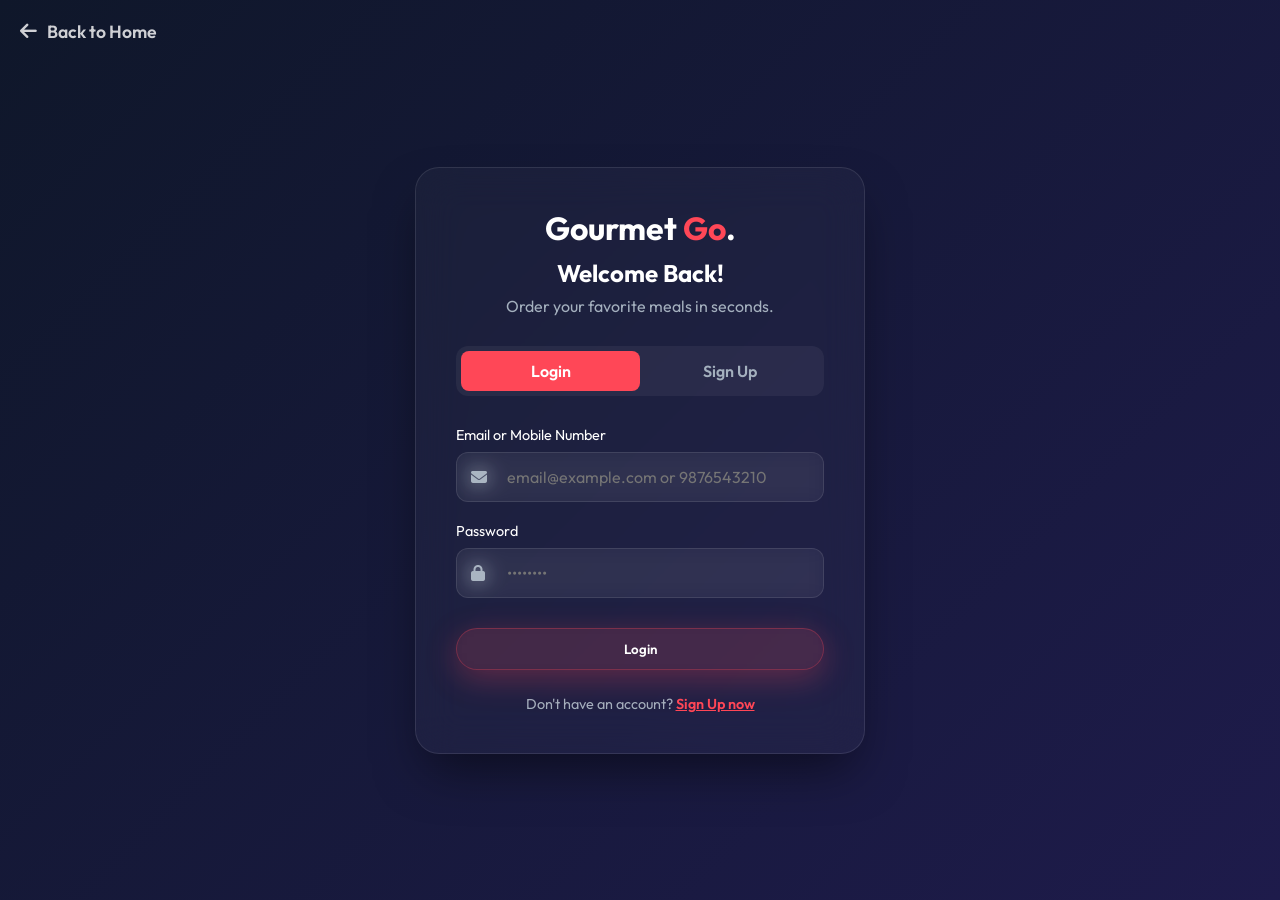
<file: auth.html>
<!DOCTYPE html>
<html lang="en">

<head>
    <meta charset="UTF-8">
    <meta name="viewport" content="width=device-width, initial-scale=1.0">
    <title>Login | Gourmet Go</title>
    <link rel="preconnect" href="https://fonts.googleapis.com">
    <link rel="preconnect" href="https://fonts.gstatic.com" crossorigin>
    <link href="https://fonts.googleapis.com/css2?family=Outfit:wght@300;400;600;700&display=swap" rel="stylesheet">
    <link rel="stylesheet" href="styles.css">
    <link rel="stylesheet" href="https://cdnjs.cloudflare.com/ajax/libs/font-awesome/6.4.0/css/all.min.css">
    <style>
        .auth-container {
            min-height: 100vh;
            display: flex;
            align-items: center;
            justify-content: center;
            background: linear-gradient(135deg, #0f172a 0%, #1e1b4b 100%);
            padding: 40px 20px;
            position: relative;
        }

        .back-btn {
            position: absolute;
            top: 20px;
            left: 20px;
            color: white;
            text-decoration: none;
            display: flex;
            align-items: center;
            gap: 10px;
            font-weight: 600;
            font-size: 1.1rem;
            opacity: 0.8;
            transition: var(--transition);
        }

        .back-btn i {
            font-size: 1.2rem;
        }

        .back-btn:hover {
            opacity: 1;
            transform: translateX(-5px);
            color: var(--primary);
        }

        .auth-card {
            width: 100%;
            max-width: 450px;
            background: rgba(255, 255, 255, 0.03);
            backdrop-filter: blur(20px);
            -webkit-backdrop-filter: blur(20px);
            border: 1px solid rgba(255, 255, 255, 0.1);
            border-radius: 24px;
            padding: 40px;
            box-shadow: 0 25px 50px -12px rgba(0, 0, 0, 0.5);
            margin-top: 20px;
            /* Space for back button on mobile */
        }

        .auth-header {
            text-align: center;
            margin-bottom: 30px;
        }

        .auth-header .logo {
            font-size: 2rem;
            margin-bottom: 10px;
            display: inline-block;
        }

        .auth-tabs {
            display: flex;
            background: rgba(255, 255, 255, 0.05);
            border-radius: 12px;
            padding: 5px;
            margin-bottom: 30px;
        }

        .auth-tab {
            flex: 1;
            padding: 10px;
            text-align: center;
            cursor: pointer;
            border-radius: 8px;
            transition: var(--transition);
            color: var(--text-gray);
            font-weight: 600;
        }

        .auth-tab.active {
            background: var(--primary);
            color: white;
        }

        .form-group {
            margin-bottom: 20px;
        }

        .form-label {
            display: block;
            margin-bottom: 8px;
            color: var(--text-white);
            font-size: 0.9rem;
        }

        .input-group {
            position: relative;
        }

        .input-group i {
            position: absolute;
            left: 15px;
            top: 50%;
            transform: translateY(-50%);
            color: var(--text-gray);
        }

        .input-group .form-input {
            width: 100%;
            padding: 14px 15px 14px 50px;
            /* Increased left padding to 50px to prevent overlap */
            background: rgba(255, 255, 255, 0.05);
            border: 1px solid rgba(255, 255, 255, 0.1);
            border-radius: 12px;
            color: white;
            font-size: 1rem;
            transition: var(--transition);
            box-sizing: border-box;
            /* Crucial for width/padding */
        }

        .form-input:focus {
            outline: none;
            border-color: var(--primary);
            background: rgba(255, 255, 255, 0.08);
            box-shadow: 0 0 10px rgba(255, 71, 87, 0.2);
        }

        .auth-btn {
            width: 100%;
            margin-top: 10px;
        }

        .auth-footer {
            margin-top: 25px;
            text-align: center;
            color: var(--text-gray);
            font-size: 0.9rem;
        }

        .auth-footer a {
            color: var(--primary);
            font-weight: 600;
        }

        #signup-fields {
            display: none;
        }

        .error-msg {
            background: rgba(255, 71, 87, 0.1);
            border: 1px solid var(--primary);
            color: var(--primary);
            padding: 10px;
            border-radius: 8px;
            margin-bottom: 20px;
            font-size: 0.85rem;
            display: none;
        }
    </style>
</head>

<body>

    <div class="auth-container">
        <a href="index.html" class="back-btn">
            <i class="fa-solid fa-arrow-left"></i>
            Back to Home
        </a>
        <div class="auth-card">
            <div class="auth-header">
                <a href="index.html" class="logo">Gourmet<span class="highlight">&nbsp;Go</span>.</a>
                <h2 id="auth-title">Welcome Back!</h2>
                <p id="auth-subtitle" style="color: var(--text-gray); margin-top: 8px;">Order your favorite meals in
                    seconds.</p>
            </div>

            <div class="auth-tabs">
                <div class="auth-tab active" onclick="switchTab('login')">Login</div>
                <div class="auth-tab" onclick="switchTab('signup')">Sign Up</div>
            </div>

            <div id="error-box" class="error-msg"></div>

            <form id="auth-form">
                <div class="form-group" id="name-field" style="display: none;">
                    <label class="form-label">Full Name</label>
                    <div class="input-group">
                        <i class="fa-solid fa-user"></i>
                        <input type="text" id="user-name" class="form-input" placeholder="Enter your name">
                    </div>
                </div>

                <div class="form-group" id="mobile-field" style="display: none;">
                    <label class="form-label">Mobile Number</label>
                    <div class="input-group">
                        <i class="fa-solid fa-phone"></i>
                        <input type="tel" id="user-mobile" class="form-input" placeholder="9876543210" maxlength="10">
                    </div>
                </div>

                <div class="form-group">
                    <label class="form-label" id="id-label">Email or Mobile Number</label>
                    <div class="input-group">
                        <i class="fa-solid fa-envelope" id="id-icon"></i>
                        <input type="text" id="user-id" class="form-input" placeholder="email@example.com or 9876543210"
                            required>
                    </div>
                </div>

                <div class="form-group">
                    <label class="form-label">Password</label>
                    <div class="input-group">
                        <i class="fa-solid fa-lock"></i>
                        <input type="password" id="user-password" class="form-input" placeholder="••••••••" required>
                    </div>
                </div>

                <button type="submit" class="btn btn-primary auth-btn" id="submit-btn">Login</button>
            </form>

            <div class="auth-footer">
                <span id="footer-text">Don't have an account?</span>
                <a href="javascript:void(0)" id="footer-link" onclick="switchTab('signup')">Sign Up now</a>
            </div>
        </div>
    </div>

    <script src="auth.js"></script>
</body>

</html>
</file>
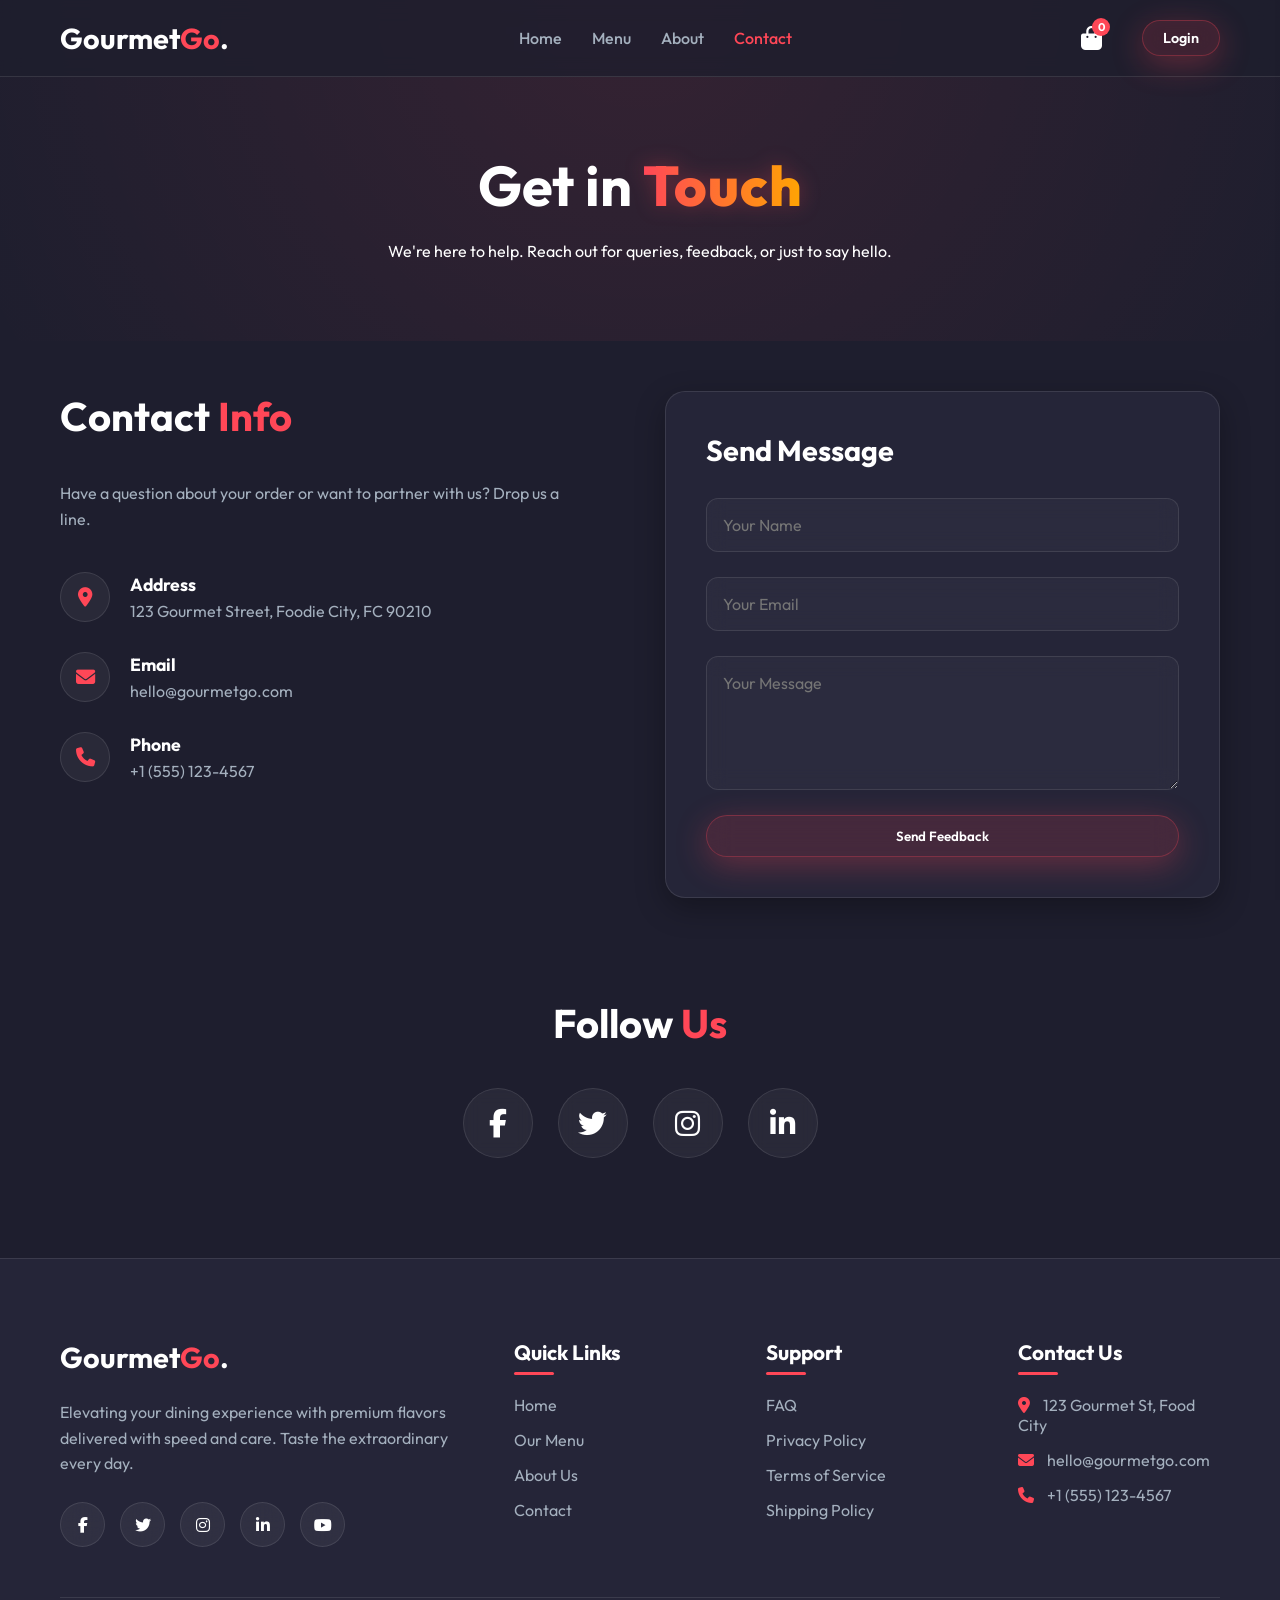
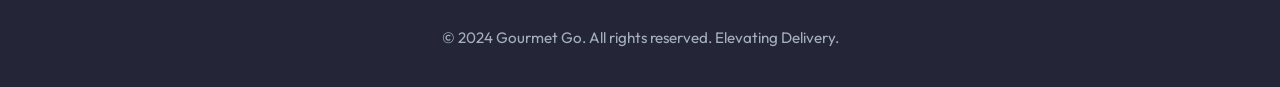
<file: contact.html>
<!DOCTYPE html>
<html lang="en">

<head>
    <meta charset="UTF-8">
    <meta name="viewport" content="width=device-width, initial-scale=1.0">
    <title>Contact Us | Gourmet Go</title>
    <link rel="preconnect" href="https://fonts.googleapis.com">
    <link rel="preconnect" href="https://fonts.gstatic.com" crossorigin>
    <link href="https://fonts.googleapis.com/css2?family=Outfit:wght@300;400;600;700&display=swap" rel="stylesheet">
    <link rel="stylesheet" href="styles.css">
    <link rel="stylesheet" href="footer.css">
    <link rel="stylesheet" href="https://cdnjs.cloudflare.com/ajax/libs/font-awesome/6.4.0/css/all.min.css">
</head>

<body>

    <!-- Navigation -->
    <nav class="navbar">
        <div class="container">
            <a href="index.html" class="logo">Gourmet<span class="highlight">Go</span>.</a>
            <div class="nav-links">
                <a href="index.html">Home</a>
                <a href="index.html#menu">Menu</a>
                <a href="about.html">About</a>
                <a href="contact.html" class="active">Contact</a>
            </div>
            <div class="nav-icons">
                <div class="cart-icon" onclick="toggleCart()">
                    <i class="fa-solid fa-bag-shopping"></i>
                    <span id="cart-count">0</span>
                </div>
            </div>
        </div>
    </nav>

    <!-- Contact Hero -->
    <header class="contact-hero">
        <div class="container">
            <div class="contact-hero-text">
                <h1>Get in <span class="gradient-text">Touch</span></h1>
                <p>We're here to help. Reach out for queries, feedback, or just to say hello.</p>
            </div>
        </div>
    </header>

    <!-- Contact Section -->
    <section class="contact-section">
        <div class="container">
            <div class="contact-grid">
                <!-- Info Column -->
                <div class="contact-info">
                    <h2 class="section-title" style="text-align: left;">Contact <span class="highlight">Info</span></h2>
                    <p class="info-text">Have a question about your order or want to partner with us? Drop us a line.
                    </p>

                    <div class="info-item">
                        <i class="fa-solid fa-location-dot"></i>
                        <div>
                            <h4>Address</h4>
                            <p>123 Gourmet Street, Foodie City, FC 90210</p>
                        </div>
                    </div>

                    <div class="info-item">
                        <i class="fa-solid fa-envelope"></i>
                        <div>
                            <h4>Email</h4>
                            <p>hello@gourmetgo.com</p>
                        </div>
                    </div>

                    <div class="info-item">
                        <i class="fa-solid fa-phone"></i>
                        <div>
                            <h4>Phone</h4>
                            <p>+1 (555) 123-4567</p>
                        </div>
                    </div>
                </div>

                <!-- Form Column -->
                <div class="contact-form-wrapper">
                    <form class="contact-form">
                        <h2 class="form-title">Send Message</h2>
                        <div class="form-group">
                            <input type="text" placeholder="Your Name" required>
                        </div>
                        <div class="form-group">
                            <input type="email" placeholder="Your Email" required>
                        </div>
                        <div class="form-group">
                            <textarea placeholder="Your Message" rows="5" required></textarea>
                        </div>
                        <button type="submit" class="btn btn-primary btn-block">Send Feedback</button>
                    </form>
                </div>
            </div>
        </div>
    </section>

    <!-- Social Media Section -->
    <section class="social-section">
        <div class="container">
            <h2 class="section-title">Follow <span class="highlight">Us</span></h2>
            <div class="social-icons">
                <a href="#" class="social-icon facebook"><i class="fa-brands fa-facebook-f"></i></a>
                <a href="#" class="social-icon twitter"><i class="fa-brands fa-twitter"></i></a>
                <a href="#" class="social-icon instagram"><i class="fa-brands fa-instagram"></i></a>
                <a href="#" class="social-icon linkedin"><i class="fa-brands fa-linkedin-in"></i></a>
            </div>
        </div>
    </section>

    <!-- Footer Section -->
    <footer class="footer">
        <div class="container">
            <div class="footer-grid">
                <div class="footer-about">
                    <a href="index.html" class="logo footer-logo">Gourmet<span class="highlight">Go</span>.</a>
                    <p>Elevating your dining experience with premium flavors delivered with speed and care. Taste the
                        extraordinary every day.</p>
                    <div class="footer-socials">
                        <a href="#"><i class="fa-brands fa-facebook-f"></i></a>
                        <a href="#"><i class="fa-brands fa-twitter"></i></a>
                        <a href="#"><i class="fa-brands fa-instagram"></i></a>
                        <a href="#"><i class="fa-brands fa-linkedin-in"></i></a>
                        <a href="#"><i class="fa-brands fa-youtube"></i></a>
                    </div>
                </div>
                <div class="footer-links">
                    <h3>Quick Links</h3>
                    <ul>
                        <li><a href="index.html">Home</a></li>
                        <li><a href="index.html#menu">Our Menu</a></li>
                        <li><a href="about.html">About Us</a></li>
                        <li><a href="contact.html">Contact</a></li>
                    </ul>
                </div>
                <div class="footer-links">
                    <h3>Support</h3>
                    <ul>
                        <li><a href="faq.html">FAQ</a></li>
                        <li><a href="privacy.html">Privacy Policy</a></li>
                        <li><a href="terms.html">Terms of Service</a></li>
                        <li><a href="shipping.html">Shipping Policy</a></li>
                    </ul>
                </div>
                <div class="footer-links">
                    <h3>Contact Us</h3>
                    <ul>
                        <li><a href="#"><i class="fa-solid fa-location-dot"
                                    style="margin-right: 10px; color: var(--primary);"></i> 123 Gourmet St, Food
                                City</a></li>
                        <li><a href="mailto:hello@gourmetgo.com"><i class="fa-solid fa-envelope"
                                    style="margin-right: 10px; color: var(--primary);"></i> hello@gourmetgo.com</a></li>
                        <li><a href="tel:+15551234567"><i class="fa-solid fa-phone"
                                    style="margin-right: 10px; color: var(--primary);"></i> +1 (555) 123-4567</a></li>
                    </ul>
                </div>
            </div>
            <div class="footer-bottom">
                <p>&copy; 2024 Gourmet Go. All rights reserved. Elevating Delivery.</p>
            </div>
        </div>
    </footer>

    <!-- Cart Sidebar -->
    <div id="cart-sidebar" class="cart-sidebar">
        <div class="cart-header">
            <h3>Your Cart</h3>
            <button class="close-cart" onclick="toggleCart()"><i class="fa-solid fa-xmark"></i></button>
        </div>
        <div id="cart-items" class="cart-items">
            <div class="empty-cart-msg">Your cart is empty.</div>
        </div>
        <div class="cart-footer">
            <div class="total">
                <span>Total:</span>
                <span id="cart-total">$0.00</span>
            </div>
            <button class="btn btn-primary btn-block" onclick="checkout()">Checkout</button>
        </div>
    </div>
    <div id="overlay" class="overlay" onclick="toggleCart()"></div>

    <script src="script.js"></script>
</body>

</html>
</file>
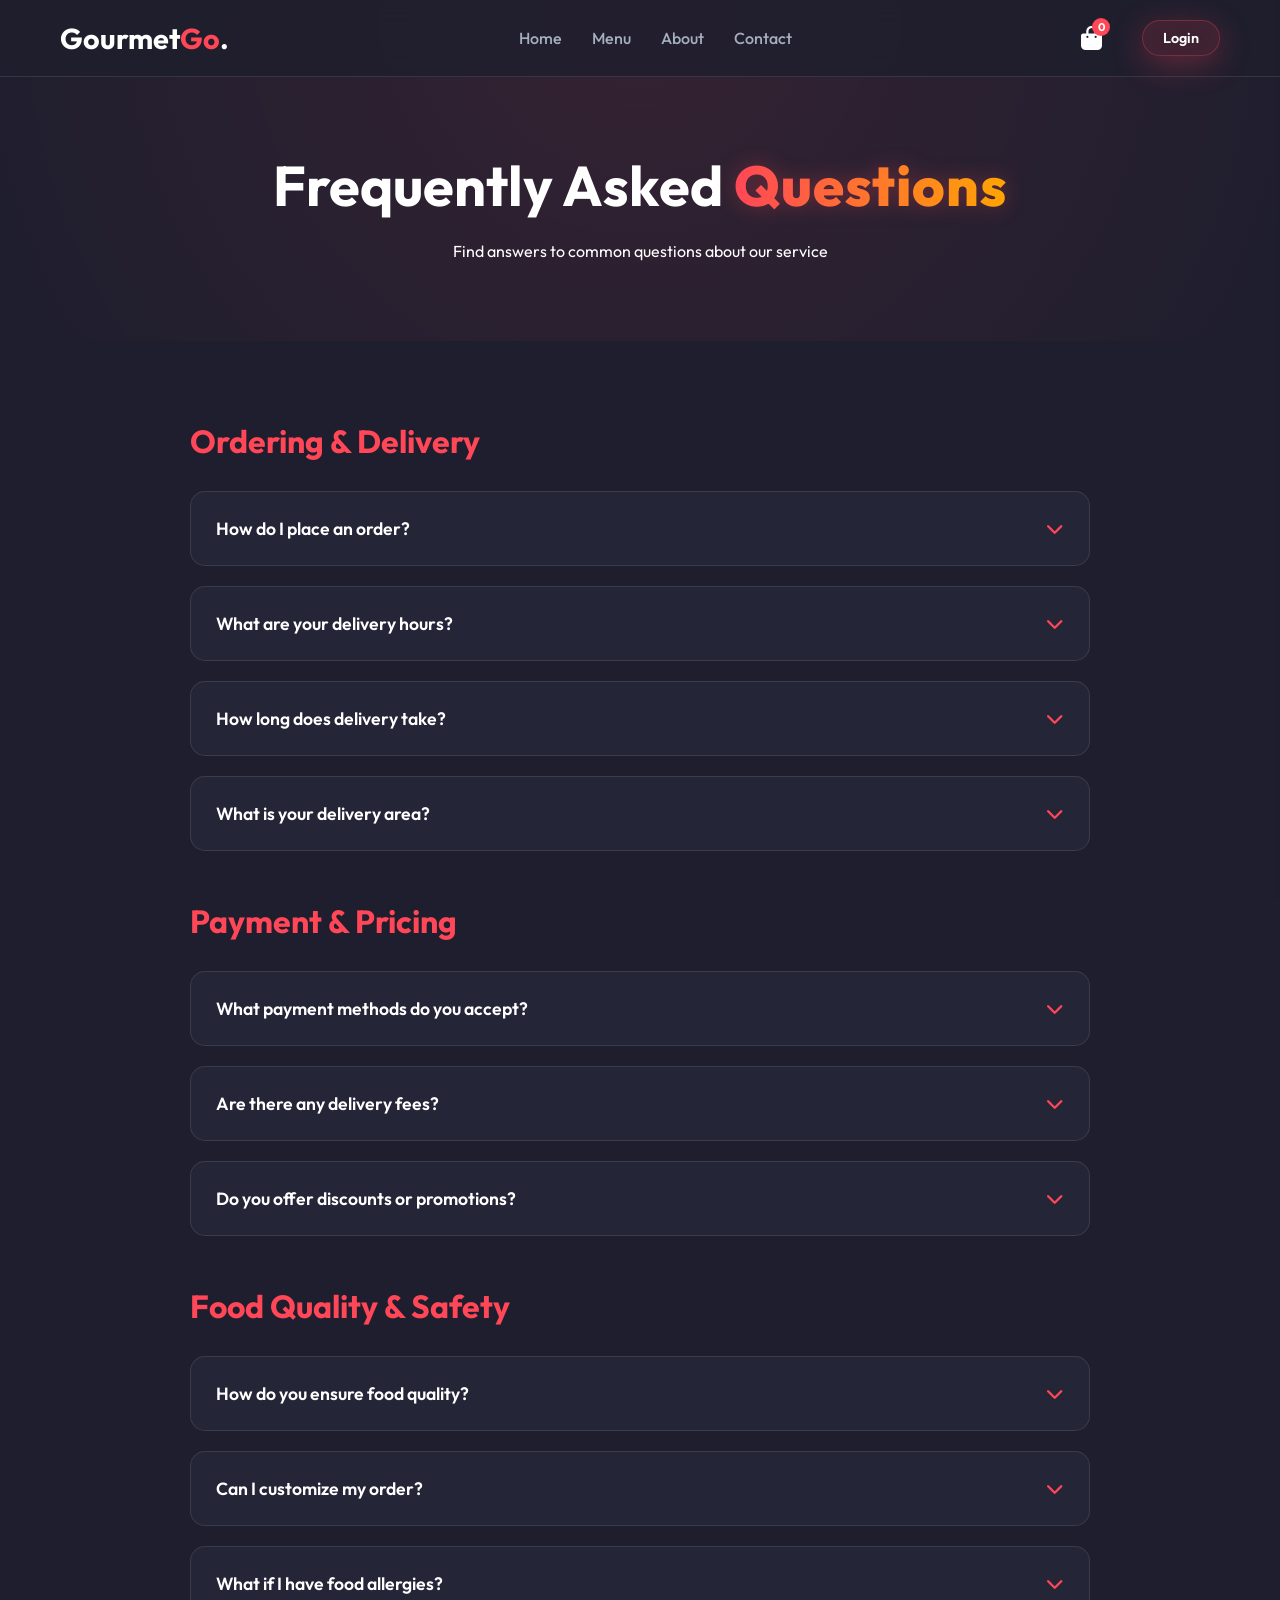
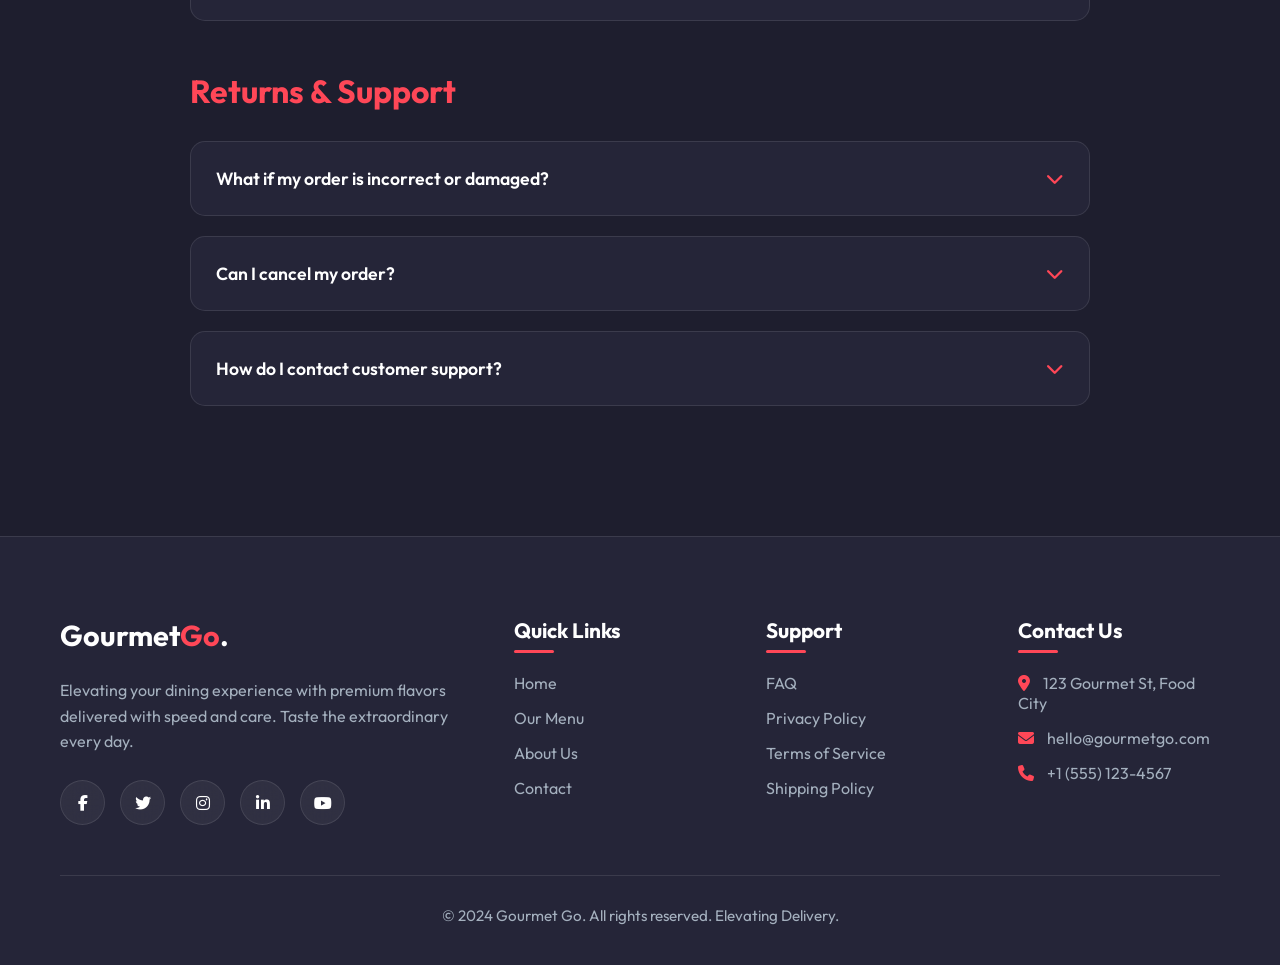
<file: faq.html>
<!DOCTYPE html>
<html lang="en">

<head>
    <meta charset="UTF-8">
    <meta name="viewport" content="width=device-width, initial-scale=1.0">
    <title>FAQ | Gourmet Go</title>
    <link rel="preconnect" href="https://fonts.googleapis.com">
    <link rel="preconnect" href="https://fonts.gstatic.com" crossorigin>
    <link href="https://fonts.googleapis.com/css2?family=Outfit:wght@300;400;600;700&display=swap" rel="stylesheet">
    <link rel="stylesheet" href="styles.css">
    <link rel="stylesheet" href="footer.css">
    <link rel="stylesheet" href="https://cdnjs.cloudflare.com/ajax/libs/font-awesome/6.4.0/css/all.min.css">
    <style>
        .faq-hero {
            padding: 150px 0 80px;
            text-align: center;
            background: radial-gradient(circle at top, rgba(255, 71, 87, 0.1), transparent);
        }

        .faq-hero h1 {
            font-size: 3.5rem;
            margin-bottom: 20px;
        }

        .faq-section {
            padding: 80px 0;
        }

        .faq-container {
            max-width: 900px;
            margin: 0 auto;
        }

        .faq-item {
            background: var(--bg-card);
            border: 1px solid var(--border-glass);
            border-radius: 15px;
            margin-bottom: 20px;
            overflow: hidden;
            transition: var(--transition);
        }

        .faq-item:hover {
            border-color: rgba(255, 71, 87, 0.3);
        }

        .faq-question {
            padding: 25px;
            cursor: pointer;
            display: flex;
            justify-content: space-between;
            align-items: center;
            font-weight: 600;
            font-size: 1.1rem;
        }

        .faq-question i {
            color: var(--primary);
            transition: var(--transition);
        }

        .faq-answer {
            padding: 0 25px 25px;
            color: var(--text-gray);
            line-height: 1.8;
            display: none;
        }

        .faq-item.active .faq-answer {
            display: block;
        }

        .faq-item.active .faq-question i {
            transform: rotate(180deg);
        }

        .faq-category {
            margin-bottom: 50px;
        }

        .faq-category h2 {
            font-size: 2rem;
            margin-bottom: 30px;
            color: var(--primary);
        }
    </style>
</head>

<body>

    <!-- Navigation -->
    <nav class="navbar">
        <div class="container">
            <a href="index.html" class="logo">Gourmet<span class="highlight">Go</span>.</a>
            <div class="nav-links">
                <a href="index.html">Home</a>
                <a href="index.html#menu">Menu</a>
                <a href="about.html">About</a>
                <a href="contact.html">Contact</a>
            </div>
            <div class="nav-icons">
                <div class="cart-icon" onclick="toggleCart()">
                    <i class="fa-solid fa-bag-shopping"></i>
                    <span id="cart-count">0</span>
                </div>
            </div>
        </div>
    </nav>

    <!-- FAQ Hero -->
    <header class="faq-hero">
        <div class="container">
            <h1>Frequently Asked <span class="gradient-text">Questions</span></h1>
            <p>Find answers to common questions about our service</p>
        </div>
    </header>

    <!-- FAQ Section -->
    <section class="faq-section">
        <div class="container">
            <div class="faq-container">

                <div class="faq-category">
                    <h2>Ordering & Delivery</h2>

                    <div class="faq-item">
                        <div class="faq-question" onclick="toggleFAQ(this)">
                            <span>How do I place an order?</span>
                            <i class="fa-solid fa-chevron-down"></i>
                        </div>
                        <div class="faq-answer">
                            Simply browse our menu, add items to your cart, and proceed to checkout. You can create an
                            account or checkout as a guest. Enter your delivery address and payment details to complete
                            your order.
                        </div>
                    </div>

                    <div class="faq-item">
                        <div class="faq-question" onclick="toggleFAQ(this)">
                            <span>What are your delivery hours?</span>
                            <i class="fa-solid fa-chevron-down"></i>
                        </div>
                        <div class="faq-answer">
                            We deliver from 10:00 AM to 11:00 PM, seven days a week. Some partner restaurants may have
                            different operating hours.
                        </div>
                    </div>

                    <div class="faq-item">
                        <div class="faq-question" onclick="toggleFAQ(this)">
                            <span>How long does delivery take?</span>
                            <i class="fa-solid fa-chevron-down"></i>
                        </div>
                        <div class="faq-answer">
                            Our average delivery time is 30-45 minutes. You'll receive real-time updates on your order
                            status through our app and SMS notifications.
                        </div>
                    </div>

                    <div class="faq-item">
                        <div class="faq-question" onclick="toggleFAQ(this)">
                            <span>What is your delivery area?</span>
                            <i class="fa-solid fa-chevron-down"></i>
                        </div>
                        <div class="faq-answer">
                            We currently deliver within a 10-mile radius of our partner restaurants. Enter your address
                            at checkout to confirm delivery availability.
                        </div>
                    </div>
                </div>

                <div class="faq-category">
                    <h2>Payment & Pricing</h2>

                    <div class="faq-item">
                        <div class="faq-question" onclick="toggleFAQ(this)">
                            <span>What payment methods do you accept?</span>
                            <i class="fa-solid fa-chevron-down"></i>
                        </div>
                        <div class="faq-answer">
                            We accept all major credit cards (Visa, MasterCard, American Express), debit cards, PayPal,
                            Apple Pay, and Google Pay. Cash on delivery is also available in select areas.
                        </div>
                    </div>

                    <div class="faq-item">
                        <div class="faq-question" onclick="toggleFAQ(this)">
                            <span>Are there any delivery fees?</span>
                            <i class="fa-solid fa-chevron-down"></i>
                        </div>
                        <div class="faq-answer">
                            Delivery fees vary based on distance and order size. Orders over $30 qualify for free
                            delivery. You'll see the exact delivery fee before confirming your order.
                        </div>
                    </div>

                    <div class="faq-item">
                        <div class="faq-question" onclick="toggleFAQ(this)">
                            <span>Do you offer discounts or promotions?</span>
                            <i class="fa-solid fa-chevron-down"></i>
                        </div>
                        <div class="faq-answer">
                            Yes! We regularly offer promotional codes, first-time user discounts, and loyalty rewards.
                            Subscribe to our newsletter to stay updated on the latest deals.
                        </div>
                    </div>
                </div>

                <div class="faq-category">
                    <h2>Food Quality & Safety</h2>

                    <div class="faq-item">
                        <div class="faq-question" onclick="toggleFAQ(this)">
                            <span>How do you ensure food quality?</span>
                            <i class="fa-solid fa-chevron-down"></i>
                        </div>
                        <div class="faq-answer">
                            We partner only with certified restaurants and use advanced thermal packaging to maintain
                            optimal temperature. Our delivery fleet follows strict hygiene protocols.
                        </div>
                    </div>

                    <div class="faq-item">
                        <div class="faq-question" onclick="toggleFAQ(this)">
                            <span>Can I customize my order?</span>
                            <i class="fa-solid fa-chevron-down"></i>
                        </div>
                        <div class="faq-answer">
                            Absolutely! You can add special instructions for each item, request ingredient
                            modifications, and specify dietary preferences during checkout.
                        </div>
                    </div>

                    <div class="faq-item">
                        <div class="faq-question" onclick="toggleFAQ(this)">
                            <span>What if I have food allergies?</span>
                            <i class="fa-solid fa-chevron-down"></i>
                        </div>
                        <div class="faq-answer">
                            Each menu item includes detailed ingredient information. You can also add allergy notes to
                            your order, and we'll communicate them directly to the restaurant.
                        </div>
                    </div>
                </div>

                <div class="faq-category">
                    <h2>Returns & Support</h2>

                    <div class="faq-item">
                        <div class="faq-question" onclick="toggleFAQ(this)">
                            <span>What if my order is incorrect or damaged?</span>
                            <i class="fa-solid fa-chevron-down"></i>
                        </div>
                        <div class="faq-answer">
                            Contact our support team immediately through the app or website. We'll arrange a replacement
                            or full refund within 24 hours.
                        </div>
                    </div>

                    <div class="faq-item">
                        <div class="faq-question" onclick="toggleFAQ(this)">
                            <span>Can I cancel my order?</span>
                            <i class="fa-solid fa-chevron-down"></i>
                        </div>
                        <div class="faq-answer">
                            Orders can be cancelled within 5 minutes of placement for a full refund. After preparation
                            begins, cancellations may incur a fee.
                        </div>
                    </div>

                    <div class="faq-item">
                        <div class="faq-question" onclick="toggleFAQ(this)">
                            <span>How do I contact customer support?</span>
                            <i class="fa-solid fa-chevron-down"></i>
                        </div>
                        <div class="faq-answer">
                            Reach us via email at hello@gourmetgo.com, call +1 (555) 123-4567, or use the live chat
                            feature on our website. We're available 24/7.
                        </div>
                    </div>
                </div>

            </div>
        </div>
    </section>

    <!-- Footer Section -->
    <footer class="footer">
        <div class="container">
            <div class="footer-grid">
                <div class="footer-about">
                    <a href="index.html" class="logo footer-logo">Gourmet<span class="highlight">Go</span>.</a>
                    <p>Elevating your dining experience with premium flavors delivered with speed and care. Taste the
                        extraordinary every day.</p>
                    <div class="footer-socials">
                        <a href="#"><i class="fa-brands fa-facebook-f"></i></a>
                        <a href="#"><i class="fa-brands fa-twitter"></i></a>
                        <a href="#"><i class="fa-brands fa-instagram"></i></a>
                        <a href="#"><i class="fa-brands fa-linkedin-in"></i></a>
                        <a href="#"><i class="fa-brands fa-youtube"></i></a>
                    </div>
                </div>
                <div class="footer-links">
                    <h3>Quick Links</h3>
                    <ul>
                        <li><a href="index.html">Home</a></li>
                        <li><a href="index.html#menu">Our Menu</a></li>
                        <li><a href="about.html">About Us</a></li>
                        <li><a href="contact.html">Contact</a></li>
                    </ul>
                </div>
                <div class="footer-links">
                    <h3>Support</h3>
                    <ul>
                        <li><a href="faq.html">FAQ</a></li>
                        <li><a href="privacy.html">Privacy Policy</a></li>
                        <li><a href="terms.html">Terms of Service</a></li>
                        <li><a href="shipping.html">Shipping Policy</a></li>
                    </ul>
                </div>
                <div class="footer-links">
                    <h3>Contact Us</h3>
                    <ul>
                        <li><a href="#"><i class="fa-solid fa-location-dot"
                                    style="margin-right: 10px; color: var(--primary);"></i> 123 Gourmet St, Food
                                City</a></li>
                        <li><a href="mailto:hello@gourmetgo.com"><i class="fa-solid fa-envelope"
                                    style="margin-right: 10px; color: var(--primary);"></i> hello@gourmetgo.com</a></li>
                        <li><a href="tel:+15551234567"><i class="fa-solid fa-phone"
                                    style="margin-right: 10px; color: var(--primary);"></i> +1 (555) 123-4567</a></li>
                    </ul>
                </div>
            </div>
            <div class="footer-bottom">
                <p>&copy; 2024 Gourmet Go. All rights reserved. Elevating Delivery.</p>
            </div>
        </div>
    </footer>

    <!-- Cart Sidebar -->
    <div id="cart-sidebar" class="cart-sidebar">
        <div class="cart-header">
            <h3>Your Cart</h3>
            <button class="close-cart" onclick="toggleCart()"><i class="fa-solid fa-xmark"></i></button>
        </div>
        <div id="cart-items" class="cart-items">
            <div class="empty-cart-msg">Your cart is empty.</div>
        </div>
        <div class="cart-footer">
            <div class="total">
                <span>Total:</span>
                <span id="cart-total">$0.00</span>
            </div>
            <button class="btn btn-primary btn-block" onclick="checkout()">Checkout</button>
        </div>
    </div>
    <div id="overlay" class="overlay" onclick="toggleCart()"></div>

    <script src="script.js"></script>
    <script>
        function toggleFAQ(element) {
            const faqItem = element.parentElement;
            const wasActive = faqItem.classList.contains('active');

            // Close all FAQ items
            document.querySelectorAll('.faq-item').forEach(item => {
                item.classList.remove('active');
            });

            // Toggle current item
            if (!wasActive) {
                faqItem.classList.add('active');
            }
        }
    </script>
</body>

</html>

</html>
</file>
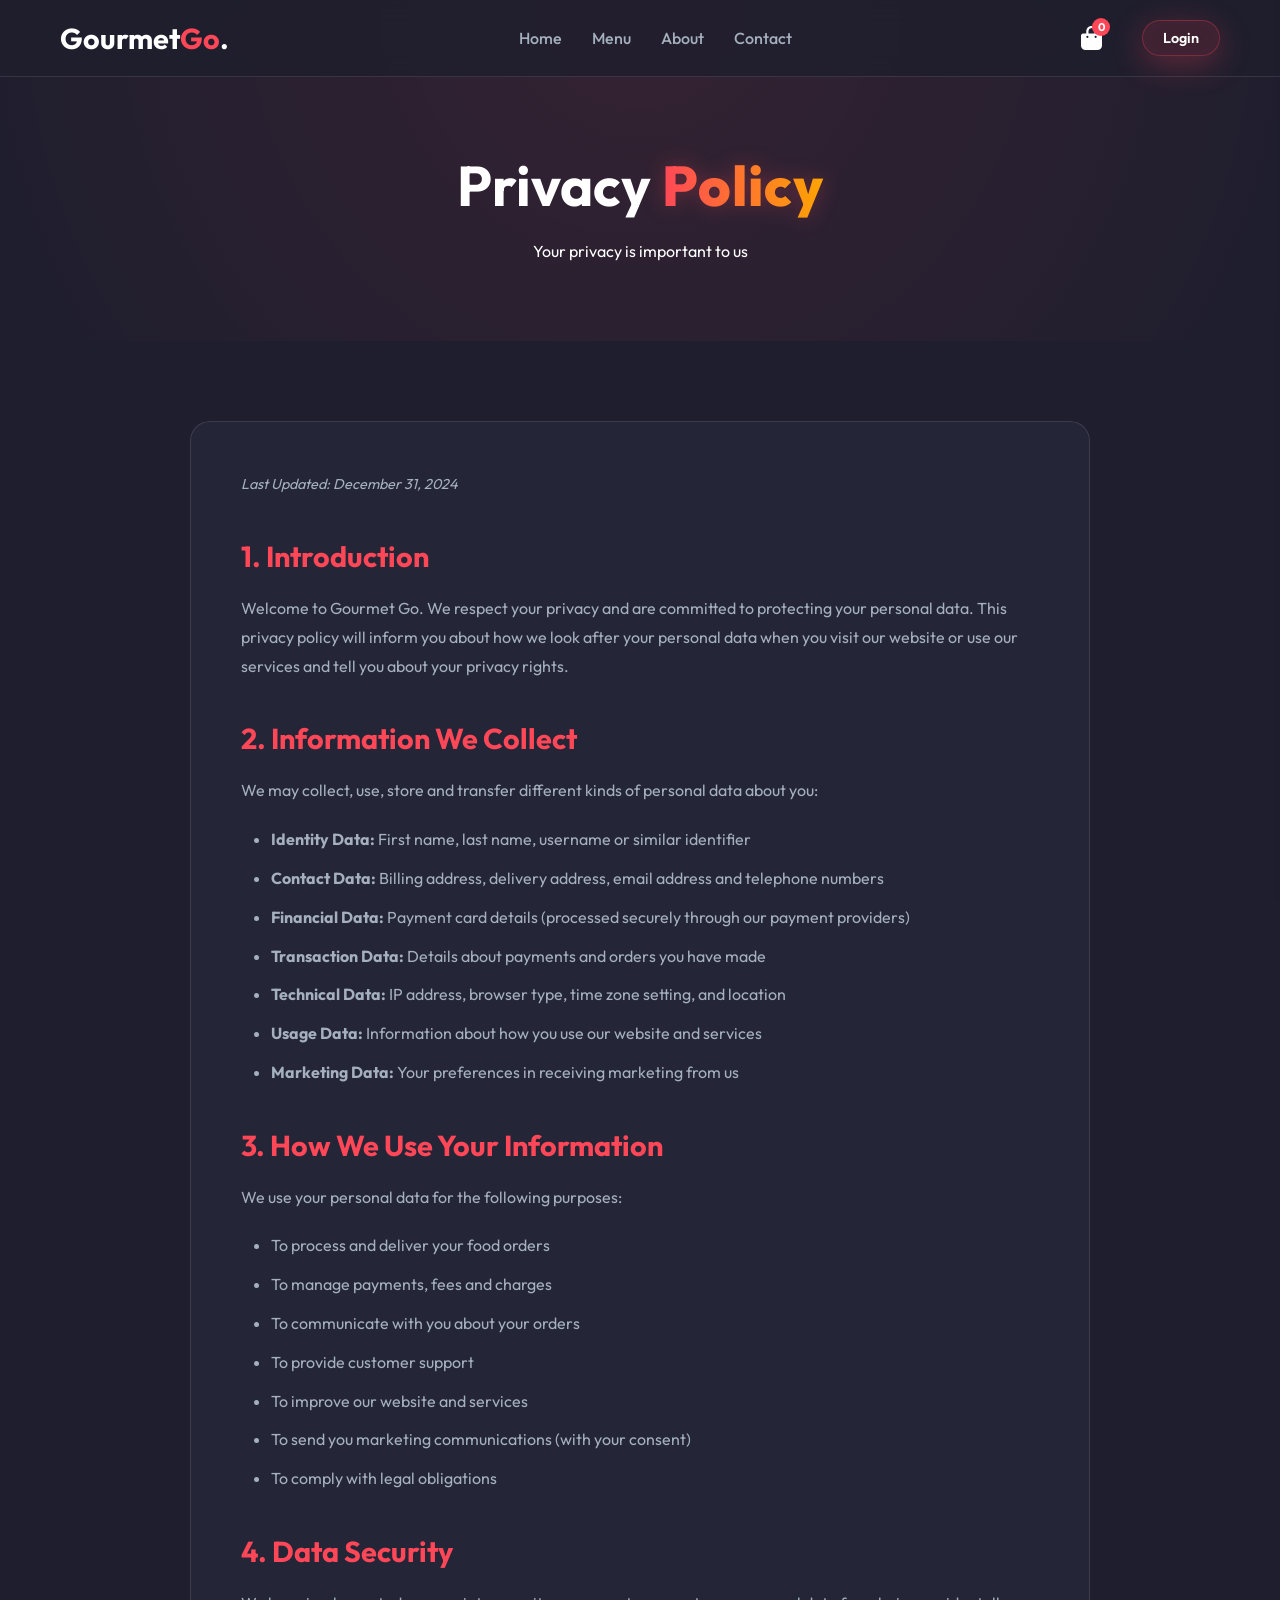
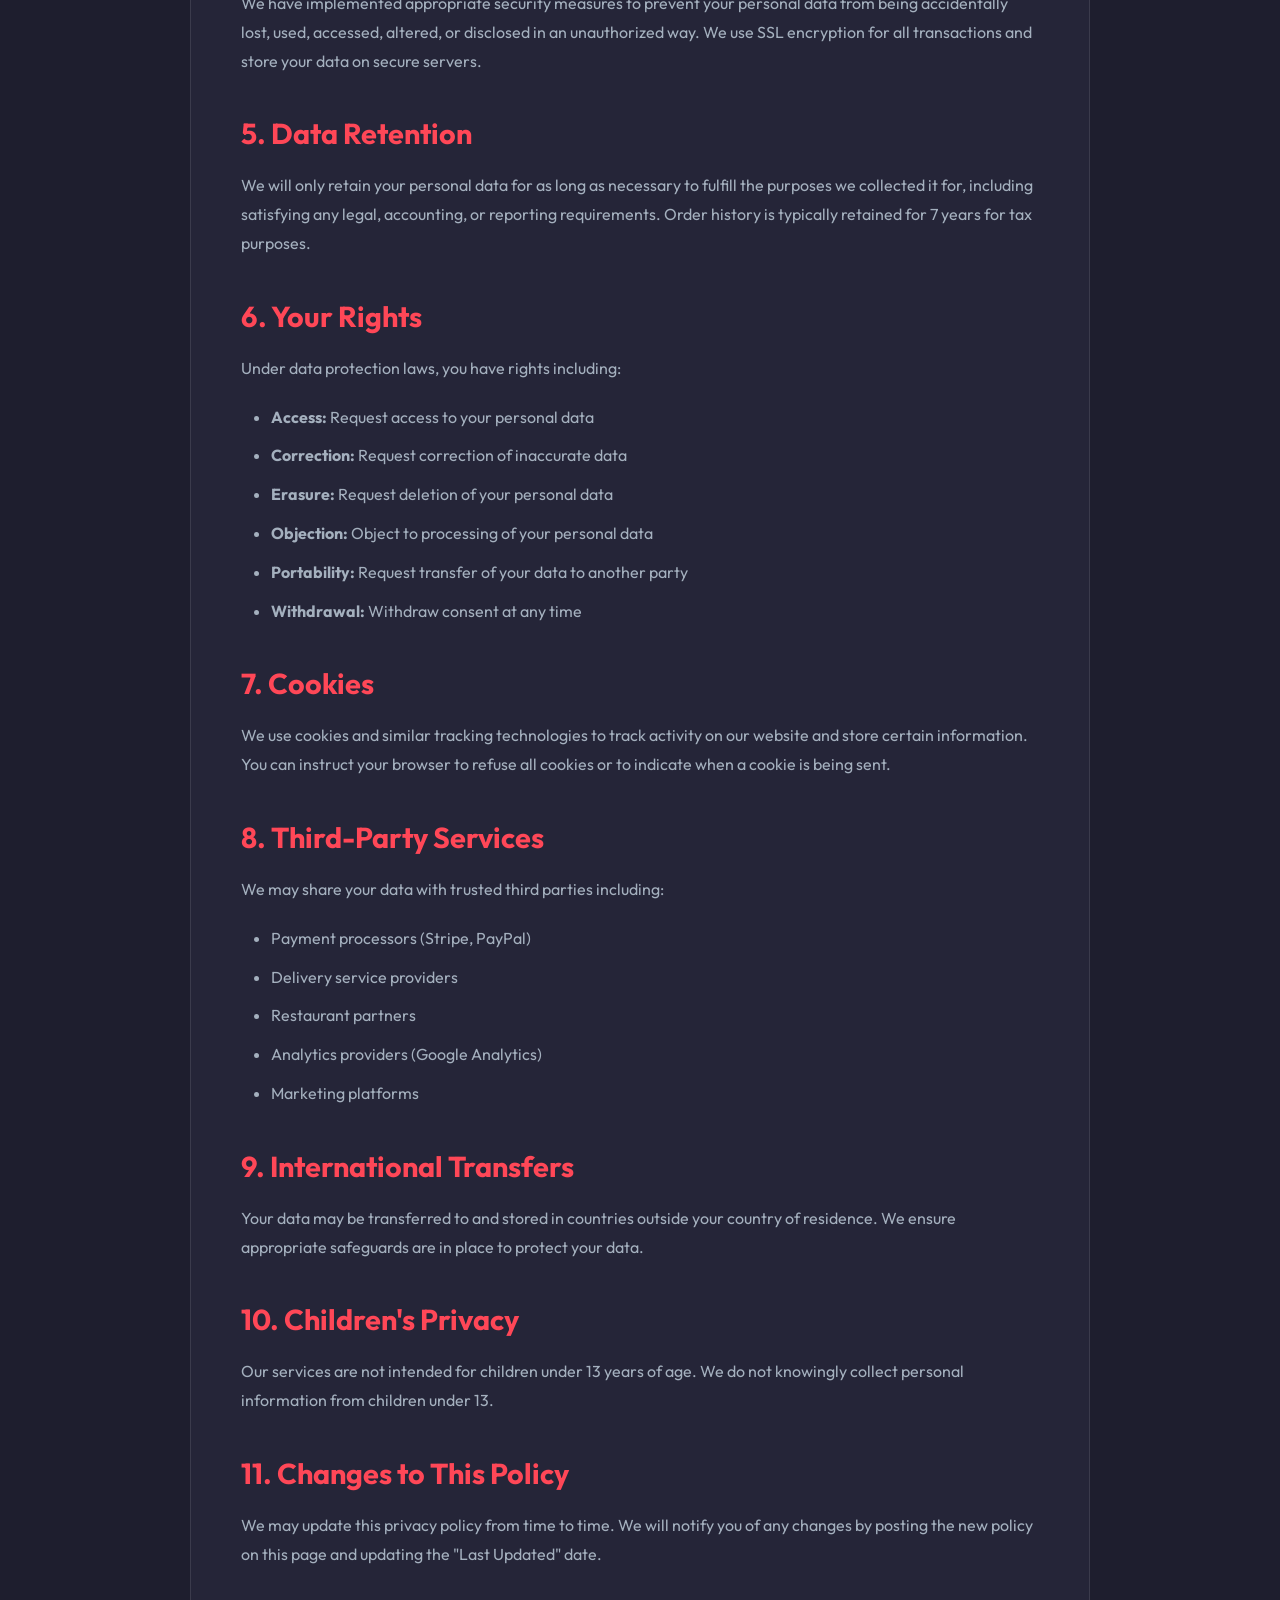
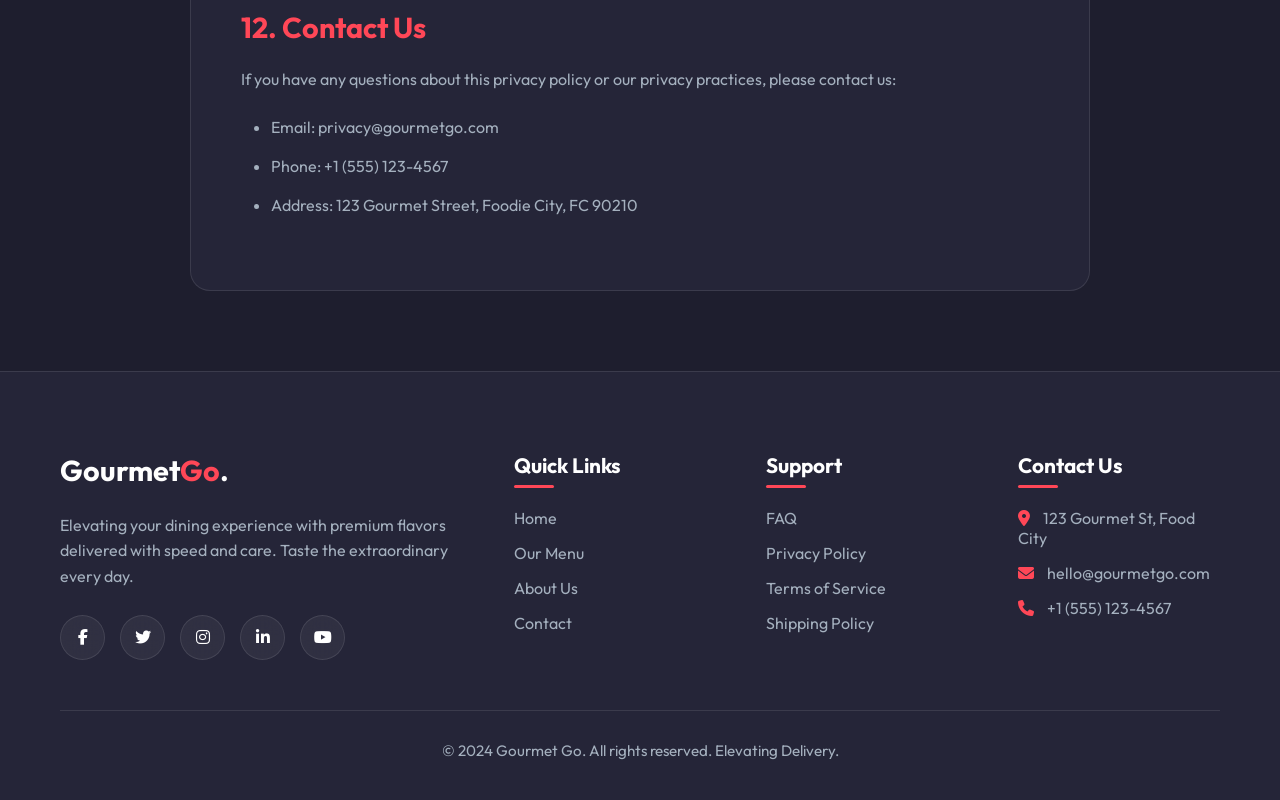
<file: privacy.html>
<!DOCTYPE html>
<html lang="en">

<head>
    <meta charset="UTF-8">
    <meta name="viewport" content="width=device-width, initial-scale=1.0">
    <title>Privacy Policy | Gourmet Go</title>
    <link rel="preconnect" href="https://fonts.googleapis.com">
    <link rel="preconnect" href="https://fonts.gstatic.com" crossorigin>
    <link href="https://fonts.googleapis.com/css2?family=Outfit:wght@300;400;600;700&display=swap" rel="stylesheet">
    <link rel="stylesheet" href="styles.css">
    <link rel="stylesheet" href="footer.css">
    <link rel="stylesheet" href="https://cdnjs.cloudflare.com/ajax/libs/font-awesome/6.4.0/css/all.min.css">
    <style>
        .policy-hero {
            padding: 150px 0 80px;
            text-align: center;
            background: radial-gradient(circle at top, rgba(255, 71, 87, 0.1), transparent);
        }

        .policy-hero h1 {
            font-size: 3.5rem;
            margin-bottom: 20px;
        }

        .policy-section {
            padding: 80px 0;
        }

        .policy-content {
            max-width: 900px;
            margin: 0 auto;
            background: var(--bg-card);
            padding: 50px;
            border-radius: 20px;
            border: 1px solid var(--border-glass);
        }

        .policy-content h2 {
            color: var(--primary);
            font-size: 1.8rem;
            margin-top: 40px;
            margin-bottom: 20px;
        }

        .policy-content h2:first-child {
            margin-top: 0;
        }

        .policy-content p {
            color: var(--text-gray);
            line-height: 1.8;
            margin-bottom: 20px;
        }

        .policy-content ul {
            color: var(--text-gray);
            line-height: 1.8;
            margin-bottom: 20px;
            padding-left: 30px;
        }

        .policy-content ul li {
            margin-bottom: 10px;
        }

        .last-updated {
            color: var(--text-gray);
            font-size: 0.9rem;
            font-style: italic;
            margin-bottom: 30px;
        }
    </style>
</head>

<body>

    <!-- Navigation -->
    <nav class="navbar">
        <div class="container">
            <a href="index.html" class="logo">Gourmet<span class="highlight">Go</span>.</a>
            <div class="nav-links">
                <a href="index.html">Home</a>
                <a href="index.html#menu">Menu</a>
                <a href="about.html">About</a>
                <a href="contact.html">Contact</a>
            </div>
            <div class="nav-icons">
                <div class="cart-icon" onclick="toggleCart()">
                    <i class="fa-solid fa-bag-shopping"></i>
                    <span id="cart-count">0</span>
                </div>
            </div>
        </div>
    </nav>

    <!-- Policy Hero -->
    <header class="policy-hero">
        <div class="container">
            <h1>Privacy <span class="gradient-text">Policy</span></h1>
            <p>Your privacy is important to us</p>
        </div>
    </header>

    <!-- Policy Section -->
    <section class="policy-section">
        <div class="container">
            <div class="policy-content">
                <p class="last-updated">Last Updated: December 31, 2024</p>

                <h2>1. Introduction</h2>
                <p>Welcome to Gourmet Go. We respect your privacy and are committed to protecting your personal data.
                    This privacy policy will inform you about how we look after your personal data when you visit our
                    website or use our services and tell you about your privacy rights.</p>

                <h2>2. Information We Collect</h2>
                <p>We may collect, use, store and transfer different kinds of personal data about you:</p>
                <ul>
                    <li><strong>Identity Data:</strong> First name, last name, username or similar identifier</li>
                    <li><strong>Contact Data:</strong> Billing address, delivery address, email address and telephone
                        numbers</li>
                    <li><strong>Financial Data:</strong> Payment card details (processed securely through our payment
                        providers)</li>
                    <li><strong>Transaction Data:</strong> Details about payments and orders you have made</li>
                    <li><strong>Technical Data:</strong> IP address, browser type, time zone setting, and location</li>
                    <li><strong>Usage Data:</strong> Information about how you use our website and services</li>
                    <li><strong>Marketing Data:</strong> Your preferences in receiving marketing from us</li>
                </ul>

                <h2>3. How We Use Your Information</h2>
                <p>We use your personal data for the following purposes:</p>
                <ul>
                    <li>To process and deliver your food orders</li>
                    <li>To manage payments, fees and charges</li>
                    <li>To communicate with you about your orders</li>
                    <li>To provide customer support</li>
                    <li>To improve our website and services</li>
                    <li>To send you marketing communications (with your consent)</li>
                    <li>To comply with legal obligations</li>
                </ul>

                <h2>4. Data Security</h2>
                <p>We have implemented appropriate security measures to prevent your personal data from being
                    accidentally lost, used, accessed, altered, or disclosed in an unauthorized way. We use SSL
                    encryption for all transactions and store your data on secure servers.</p>

                <h2>5. Data Retention</h2>
                <p>We will only retain your personal data for as long as necessary to fulfill the purposes we collected
                    it for, including satisfying any legal, accounting, or reporting requirements. Order history is
                    typically retained for 7 years for tax purposes.</p>

                <h2>6. Your Rights</h2>
                <p>Under data protection laws, you have rights including:</p>
                <ul>
                    <li><strong>Access:</strong> Request access to your personal data</li>
                    <li><strong>Correction:</strong> Request correction of inaccurate data</li>
                    <li><strong>Erasure:</strong> Request deletion of your personal data</li>
                    <li><strong>Objection:</strong> Object to processing of your personal data</li>
                    <li><strong>Portability:</strong> Request transfer of your data to another party</li>
                    <li><strong>Withdrawal:</strong> Withdraw consent at any time</li>
                </ul>

                <h2>7. Cookies</h2>
                <p>We use cookies and similar tracking technologies to track activity on our website and store certain
                    information. You can instruct your browser to refuse all cookies or to indicate when a cookie is
                    being sent.</p>

                <h2>8. Third-Party Services</h2>
                <p>We may share your data with trusted third parties including:</p>
                <ul>
                    <li>Payment processors (Stripe, PayPal)</li>
                    <li>Delivery service providers</li>
                    <li>Restaurant partners</li>
                    <li>Analytics providers (Google Analytics)</li>
                    <li>Marketing platforms</li>
                </ul>

                <h2>9. International Transfers</h2>
                <p>Your data may be transferred to and stored in countries outside your country of residence. We ensure
                    appropriate safeguards are in place to protect your data.</p>

                <h2>10. Children's Privacy</h2>
                <p>Our services are not intended for children under 13 years of age. We do not knowingly collect
                    personal information from children under 13.</p>

                <h2>11. Changes to This Policy</h2>
                <p>We may update this privacy policy from time to time. We will notify you of any changes by posting the
                    new policy on this page and updating the "Last Updated" date.</p>

                <h2>12. Contact Us</h2>
                <p>If you have any questions about this privacy policy or our privacy practices, please contact us:</p>
                <ul>
                    <li>Email: privacy@gourmetgo.com</li>
                    <li>Phone: +1 (555) 123-4567</li>
                    <li>Address: 123 Gourmet Street, Foodie City, FC 90210</li>
                </ul>
            </div>
        </div>
    </section>

    <!-- Footer Section -->
    <footer class="footer">
        <div class="container">
            <div class="footer-grid">
                <div class="footer-about">
                    <a href="index.html" class="logo footer-logo">Gourmet<span class="highlight">Go</span>.</a>
                    <p>Elevating your dining experience with premium flavors delivered with speed and care. Taste the
                        extraordinary every day.</p>
                    <div class="footer-socials">
                        <a href="#"><i class="fa-brands fa-facebook-f"></i></a>
                        <a href="#"><i class="fa-brands fa-twitter"></i></a>
                        <a href="#"><i class="fa-brands fa-instagram"></i></a>
                        <a href="#"><i class="fa-brands fa-linkedin-in"></i></a>
                        <a href="#"><i class="fa-brands fa-youtube"></i></a>
                    </div>
                </div>
                <div class="footer-links">
                    <h3>Quick Links</h3>
                    <ul>
                        <li><a href="index.html">Home</a></li>
                        <li><a href="index.html#menu">Our Menu</a></li>
                        <li><a href="about.html">About Us</a></li>
                        <li><a href="contact.html">Contact</a></li>
                    </ul>
                </div>
                <div class="footer-links">
                    <h3>Support</h3>
                    <ul>
                        <li><a href="faq.html">FAQ</a></li>
                        <li><a href="privacy.html">Privacy Policy</a></li>
                        <li><a href="terms.html">Terms of Service</a></li>
                        <li><a href="shipping.html">Shipping Policy</a></li>
                    </ul>
                </div>
                <div class="footer-links">
                    <h3>Contact Us</h3>
                    <ul>
                        <li><a href="#"><i class="fa-solid fa-location-dot"
                                    style="margin-right: 10px; color: var(--primary);"></i> 123 Gourmet St, Food
                                City</a></li>
                        <li><a href="mailto:hello@gourmetgo.com"><i class="fa-solid fa-envelope"
                                    style="margin-right: 10px; color: var(--primary);"></i> hello@gourmetgo.com</a></li>
                        <li><a href="tel:+15551234567"><i class="fa-solid fa-phone"
                                    style="margin-right: 10px; color: var(--primary);"></i> +1 (555) 123-4567</a></li>
                    </ul>
                </div>
            </div>
            <div class="footer-bottom">
                <p>&copy; 2024 Gourmet Go. All rights reserved. Elevating Delivery.</p>
            </div>
        </div>
    </footer>

    <!-- Cart Sidebar -->
    <div id="cart-sidebar" class="cart-sidebar">
        <div class="cart-header">
            <h3>Your Cart</h3>
            <button class="close-cart" onclick="toggleCart()"><i class="fa-solid fa-xmark"></i></button>
        </div>
        <div id="cart-items" class="cart-items">
            <div class="empty-cart-msg">Your cart is empty.</div>
        </div>
        <div class="cart-footer">
            <div class="total">
                <span>Total:</span>
                <span id="cart-total">$0.00</span>
            </div>
            <button class="btn btn-primary btn-block" onclick="checkout()">Checkout</button>
        </div>
    </div>
    <div id="overlay" class="overlay" onclick="toggleCart()"></div>

    <script src="script.js"></script>
</body>

</html>

</html>
</file>
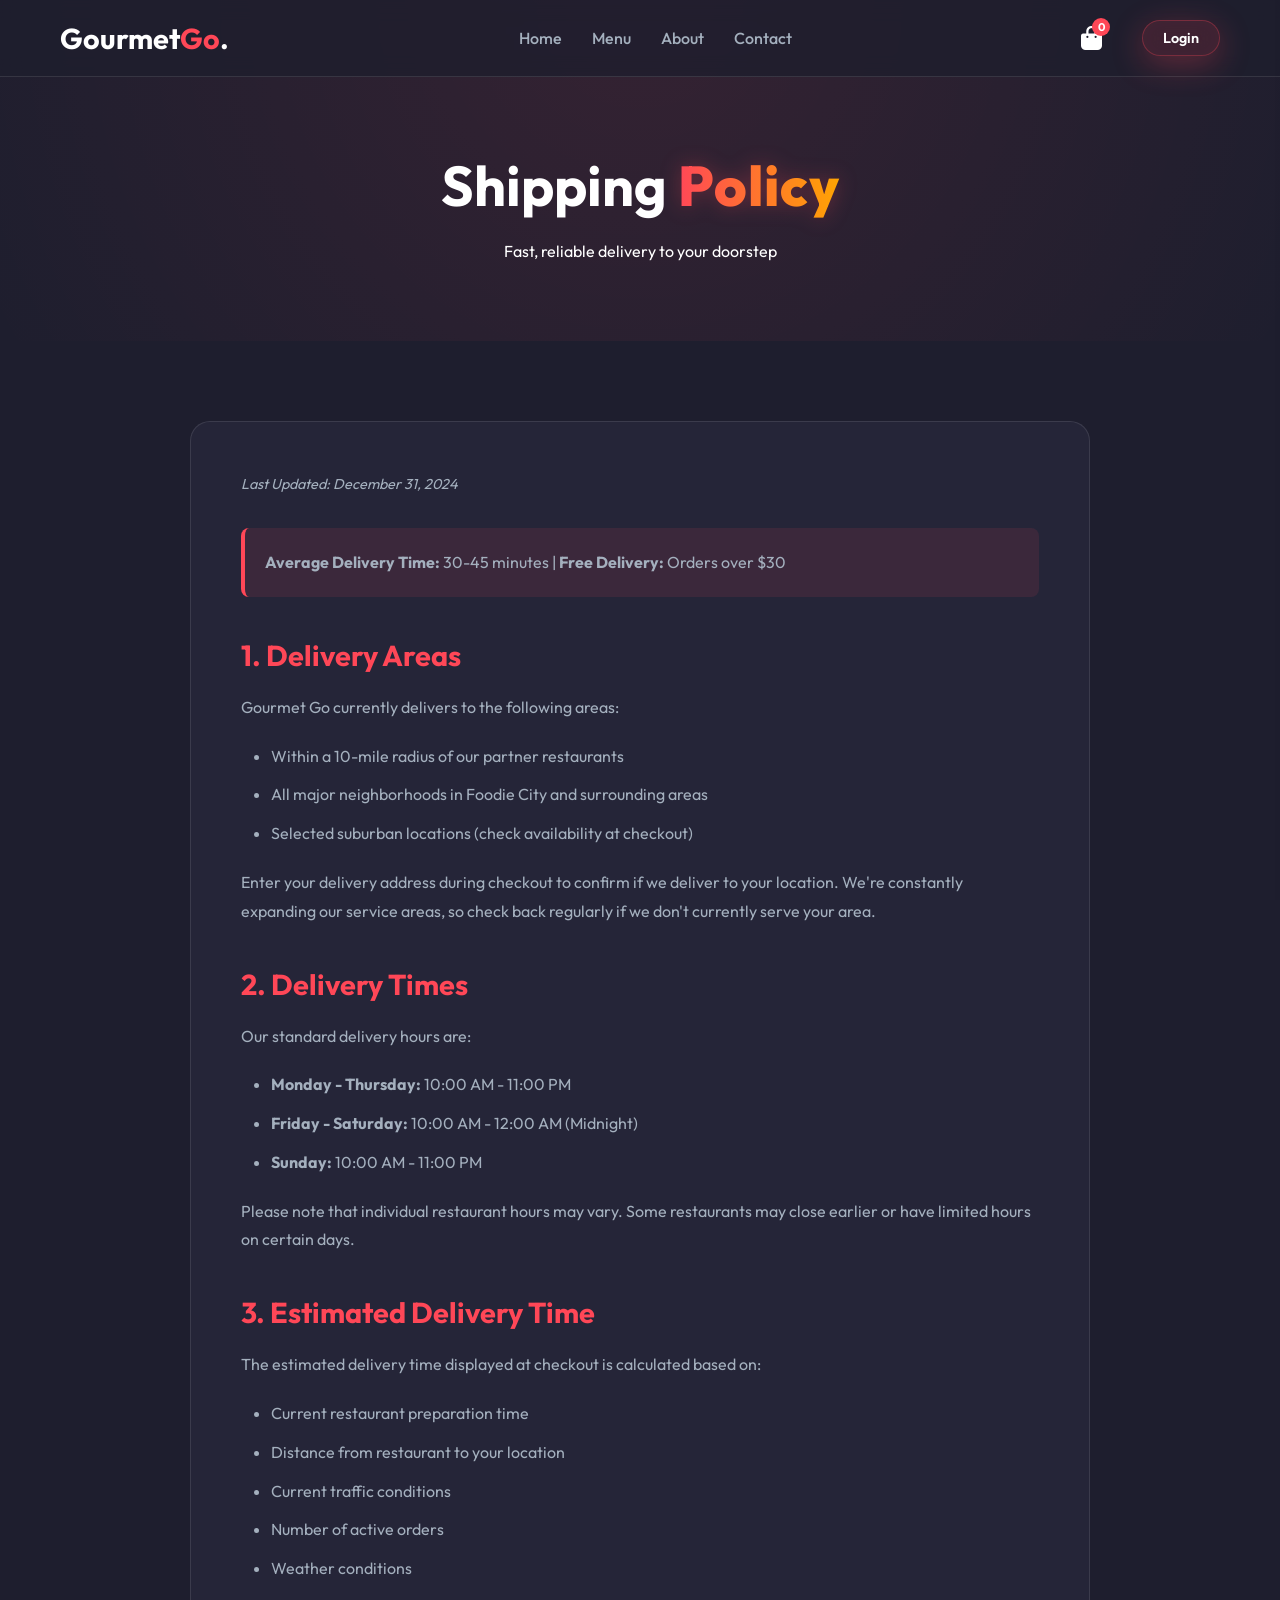
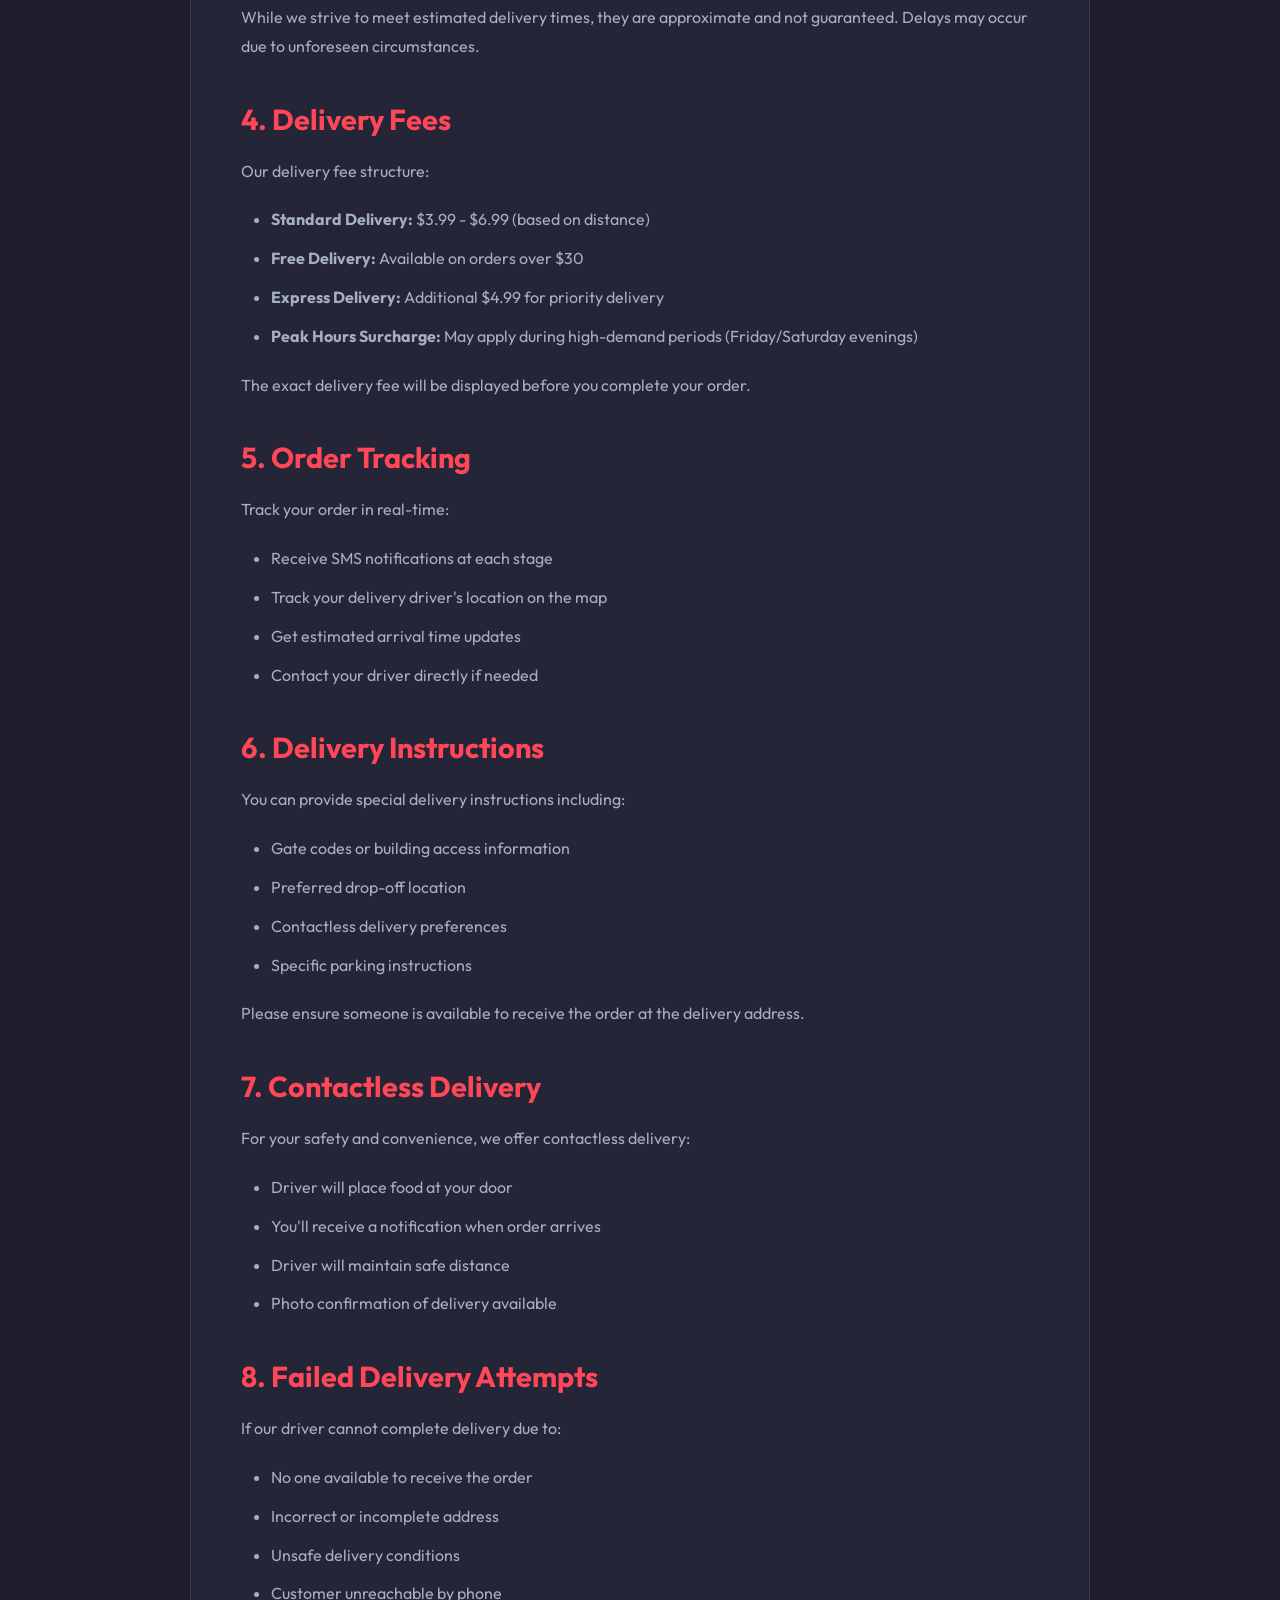
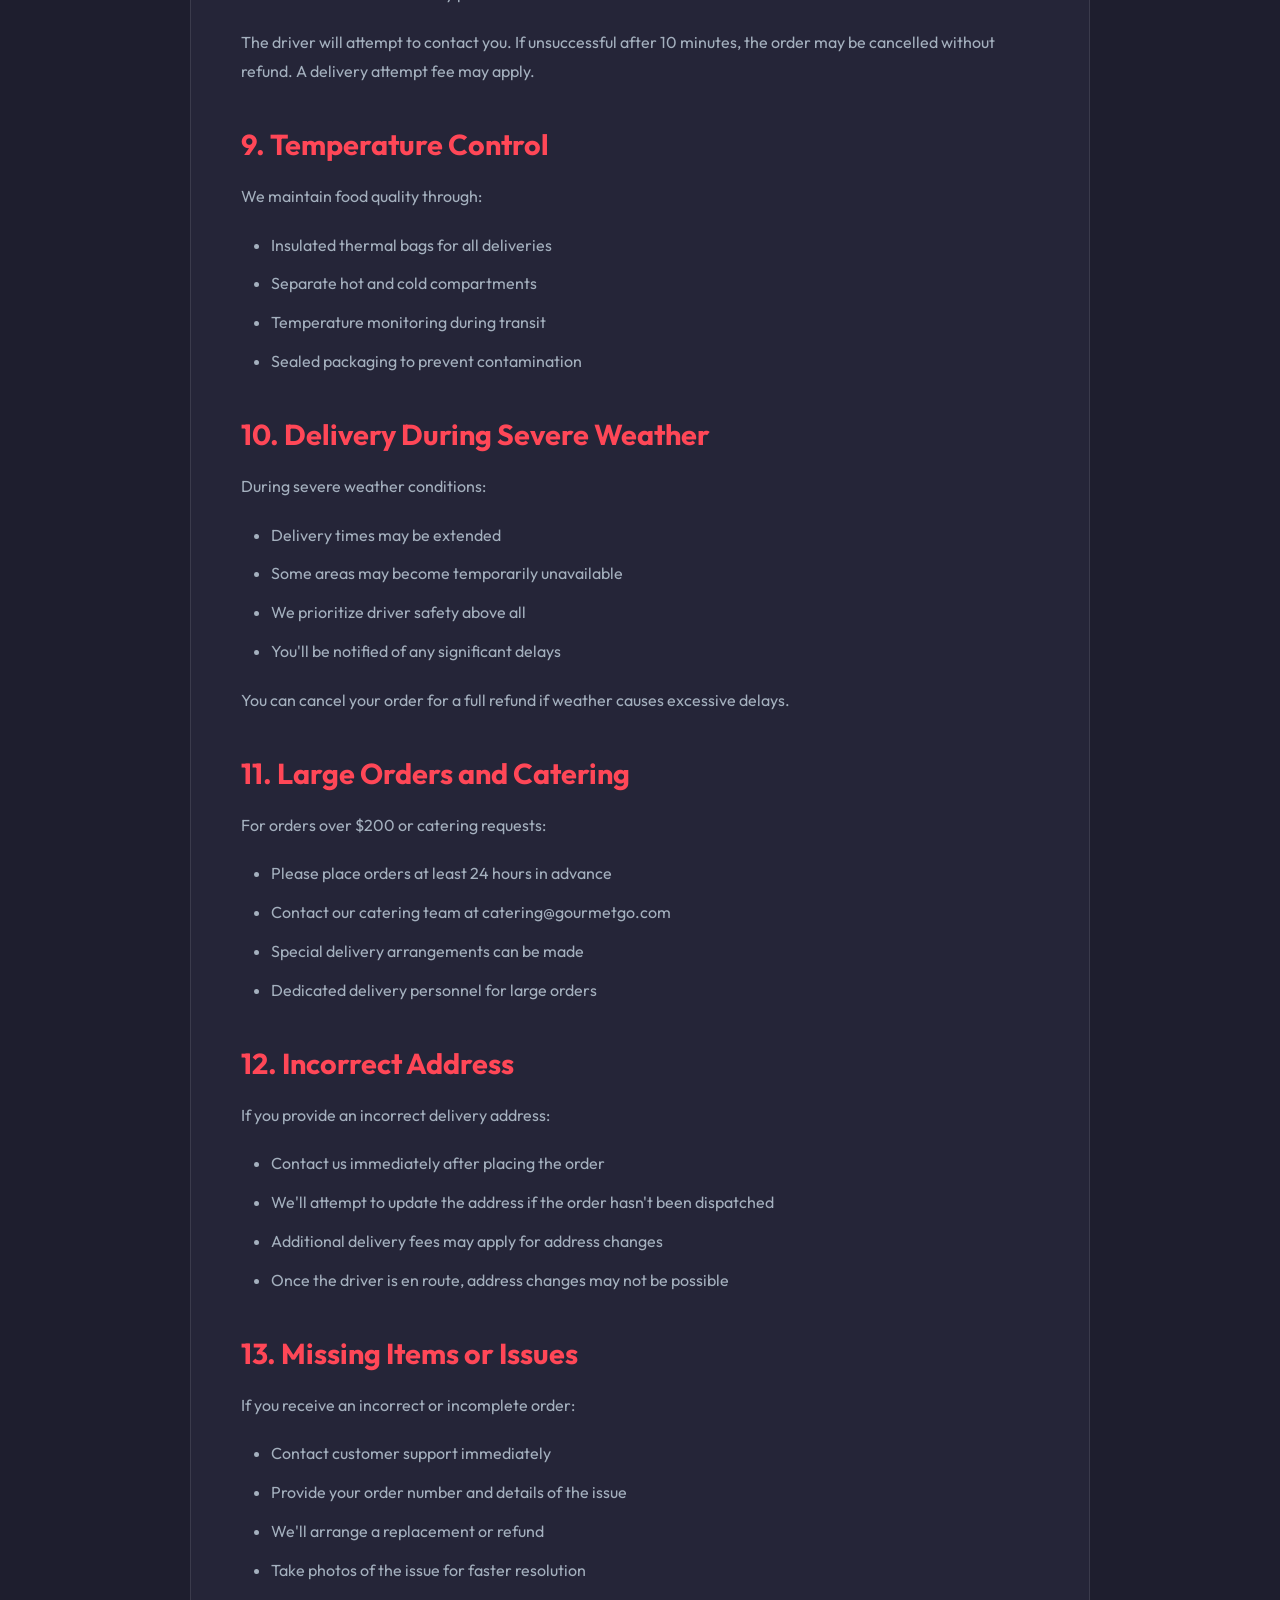
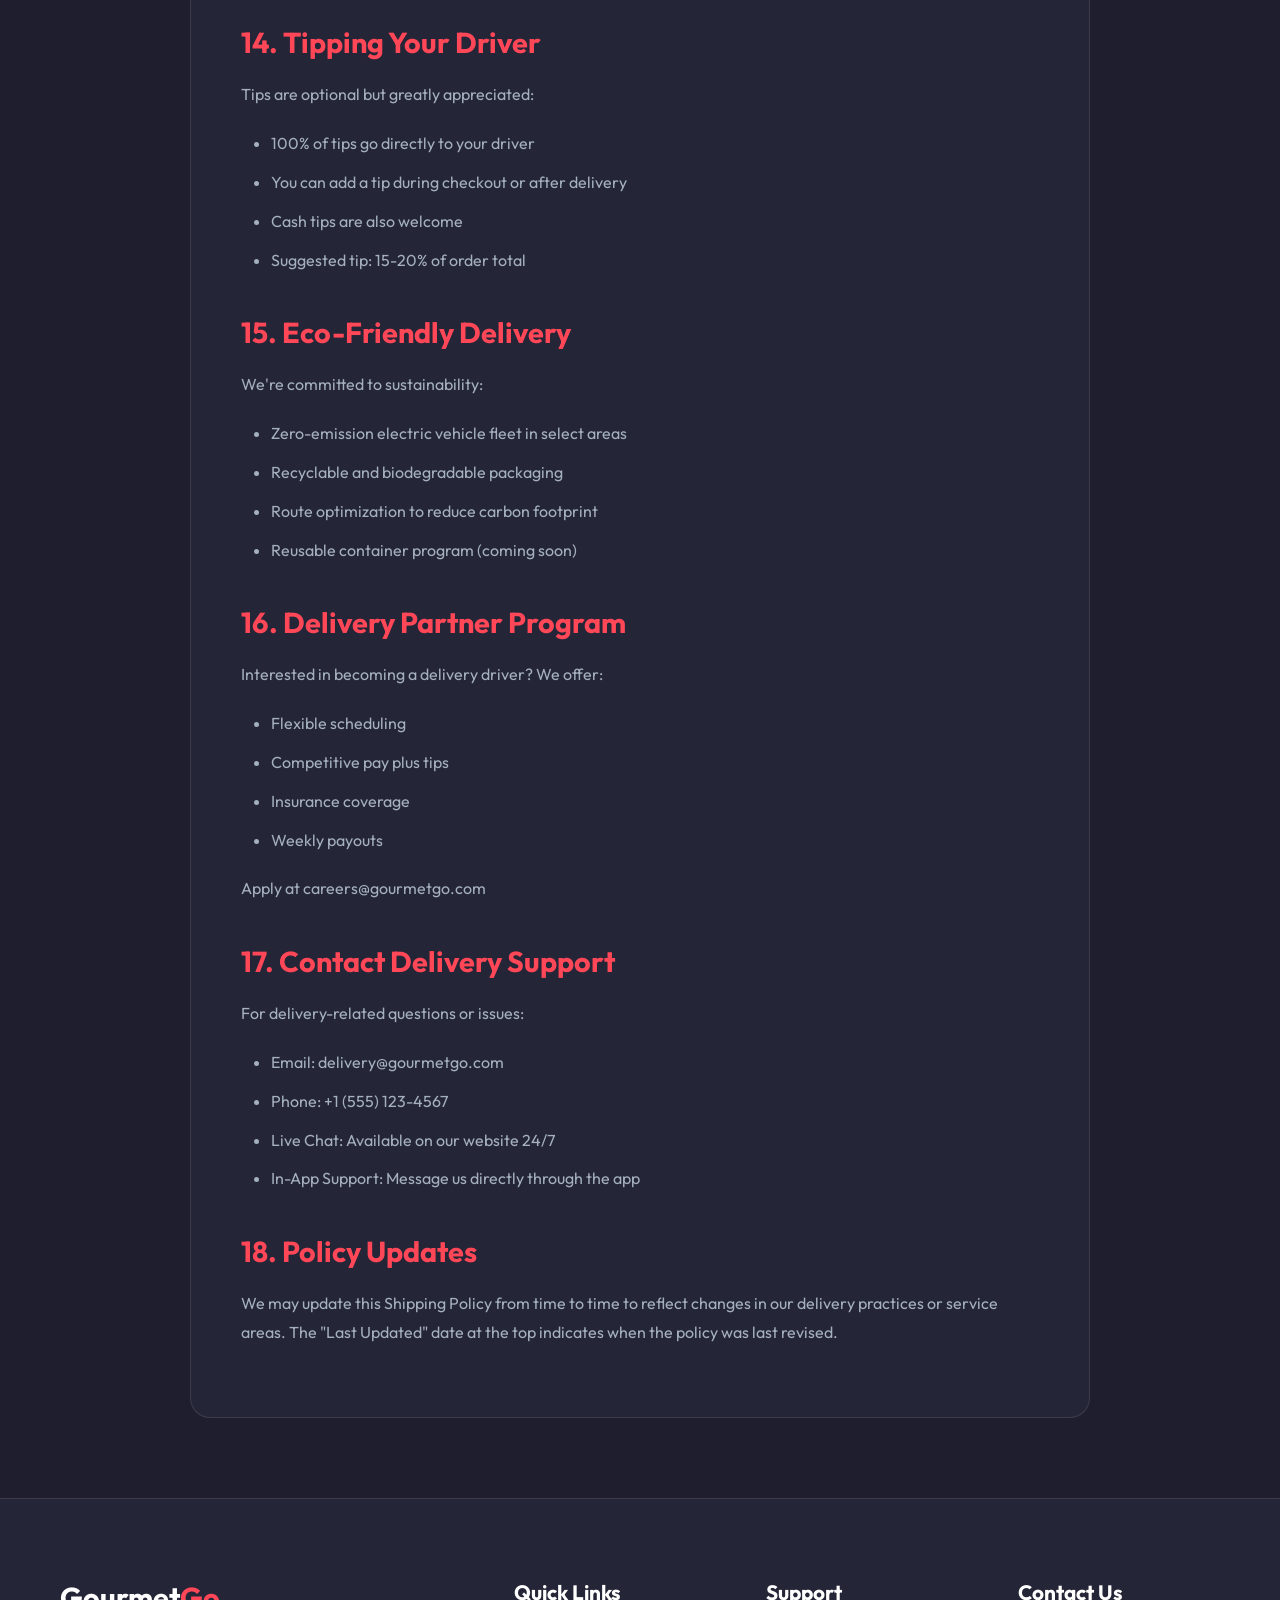
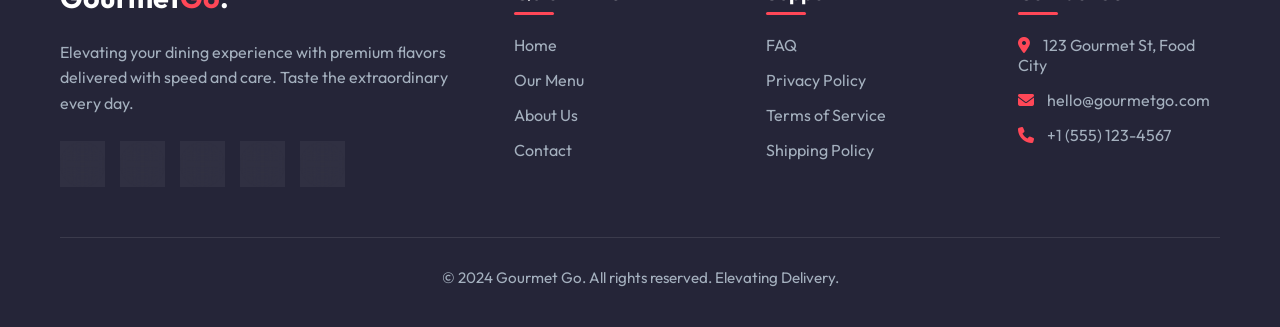
<file: shipping.html>
<!DOCTYPE html>
<html lang="en">

<head>
    <meta charset="UTF-8">
    <meta name="viewport" content="width=device-width, initial-scale=1.0">
    <title>Shipping Policy | Gourmet Go</title>
    <link rel="preconnect" href="https://fonts.googleapis.com">
    <link rel="preconnect" href="https://fonts.gstatic.com" crossorigin>
    <link href="https://fonts.googleapis.com/css2?family=Outfit:wght@300;400;600;700&display=swap" rel="stylesheet">
    <link rel="stylesheet" href="styles.css">
    <link rel="stylesheet" href="footer.css">
    <link rel="stylesheet" href="https://cdnjs.cloudflare.com/ajax/libs/font-awesome/6.4.0/css/all.min.css">
    <style>
        .policy-hero {
            padding: 150px 0 80px;
            text-align: center;
            background: radial-gradient(circle at top, rgba(255, 71, 87, 0.1), transparent);
        }

        .policy-hero h1 {
            font-size: 3.5rem;
            margin-bottom: 20px;
        }

        .policy-section {
            padding: 80px 0;
        }

        .policy-content {
            max-width: 900px;
            margin: 0 auto;
            background: var(--bg-card);
            padding: 50px;
            border-radius: 20px;
            border: 1px solid var(--border-glass);
        }

        .policy-content h2 {
            color: var(--primary);
            font-size: 1.8rem;
            margin-top: 40px;
            margin-bottom: 20px;
        }

        .policy-content h2:first-child {
            margin-top: 0;
        }

        .policy-content p {
            color: var(--text-gray);
            line-height: 1.8;
            margin-bottom: 20px;
        }

        .policy-content ul {
            color: var(--text-gray);
            line-height: 1.8;
            margin-bottom: 20px;
            padding-left: 30px;
        }

        .policy-content ul li {
            margin-bottom: 10px;
        }

        .last-updated {
            color: var(--text-gray);
            font-size: 0.9rem;
            font-style: italic;
            margin-bottom: 30px;
        }

        .highlight-box {
            background: rgba(255, 71, 87, 0.1);
            border-left: 4px solid var(--primary);
            padding: 20px;
            margin: 30px 0;
            border-radius: 8px;
        }

        .highlight-box p {
            margin-bottom: 0;
        }
    </style>
</head>

<body>

    <!-- Navigation -->
    <nav class="navbar">
        <div class="container">
            <a href="index.html" class="logo">Gourmet<span class="highlight">Go</span>.</a>
            <div class="nav-links">
                <a href="index.html">Home</a>
                <a href="index.html#menu">Menu</a>
                <a href="about.html">About</a>
                <a href="contact.html">Contact</a>
            </div>
            <div class="nav-icons">
                <div class="cart-icon" onclick="toggleCart()">
                    <i class="fa-solid fa-bag-shopping"></i>
                    <span id="cart-count">0</span>
                </div>
            </div>
        </div>
    </nav>

    <!-- Shipping Hero -->
    <header class="policy-hero">
        <div class="container">
            <h1>Shipping <span class="gradient-text">Policy</span></h1>
            <p>Fast, reliable delivery to your doorstep</p>
        </div>
    </header>

    <!-- Shipping Section -->
    <section class="policy-section">
        <div class="container">
            <div class="policy-content">
                <p class="last-updated">Last Updated: December 31, 2024</p>

                <div class="highlight-box">
                    <p><strong>Average Delivery Time:</strong> 30-45 minutes | <strong>Free Delivery:</strong> Orders
                        over $30</p>
                </div>

                <h2>1. Delivery Areas</h2>
                <p>Gourmet Go currently delivers to the following areas:</p>
                <ul>
                    <li>Within a 10-mile radius of our partner restaurants</li>
                    <li>All major neighborhoods in Foodie City and surrounding areas</li>
                    <li>Selected suburban locations (check availability at checkout)</li>
                </ul>
                <p>Enter your delivery address during checkout to confirm if we deliver to your location. We're
                    constantly expanding our service areas, so check back regularly if we don't currently serve your
                    area.</p>

                <h2>2. Delivery Times</h2>
                <p>Our standard delivery hours are:</p>
                <ul>
                    <li><strong>Monday - Thursday:</strong> 10:00 AM - 11:00 PM</li>
                    <li><strong>Friday - Saturday:</strong> 10:00 AM - 12:00 AM (Midnight)</li>
                    <li><strong>Sunday:</strong> 10:00 AM - 11:00 PM</li>
                </ul>
                <p>Please note that individual restaurant hours may vary. Some restaurants may close earlier or have
                    limited hours on certain days.</p>

                <h2>3. Estimated Delivery Time</h2>
                <p>The estimated delivery time displayed at checkout is calculated based on:</p>
                <ul>
                    <li>Current restaurant preparation time</li>
                    <li>Distance from restaurant to your location</li>
                    <li>Current traffic conditions</li>
                    <li>Number of active orders</li>
                    <li>Weather conditions</li>
                </ul>
                <p>While we strive to meet estimated delivery times, they are approximate and not guaranteed. Delays may
                    occur due to unforeseen circumstances.</p>

                <h2>4. Delivery Fees</h2>
                <p>Our delivery fee structure:</p>
                <ul>
                    <li><strong>Standard Delivery:</strong> $3.99 - $6.99 (based on distance)</li>
                    <li><strong>Free Delivery:</strong> Available on orders over $30</li>
                    <li><strong>Express Delivery:</strong> Additional $4.99 for priority delivery</li>
                    <li><strong>Peak Hours Surcharge:</strong> May apply during high-demand periods (Friday/Saturday
                        evenings)</li>
                </ul>
                <p>The exact delivery fee will be displayed before you complete your order.</p>

                <h2>5. Order Tracking</h2>
                <p>Track your order in real-time:</p>
                <ul>
                    <li>Receive SMS notifications at each stage</li>
                    <li>Track your delivery driver's location on the map</li>
                    <li>Get estimated arrival time updates</li>
                    <li>Contact your driver directly if needed</li>
                </ul>

                <h2>6. Delivery Instructions</h2>
                <p>You can provide special delivery instructions including:</p>
                <ul>
                    <li>Gate codes or building access information</li>
                    <li>Preferred drop-off location</li>
                    <li>Contactless delivery preferences</li>
                    <li>Specific parking instructions</li>
                </ul>
                <p>Please ensure someone is available to receive the order at the delivery address.</p>

                <h2>7. Contactless Delivery</h2>
                <p>For your safety and convenience, we offer contactless delivery:</p>
                <ul>
                    <li>Driver will place food at your door</li>
                    <li>You'll receive a notification when order arrives</li>
                    <li>Driver will maintain safe distance</li>
                    <li>Photo confirmation of delivery available</li>
                </ul>

                <h2>8. Failed Delivery Attempts</h2>
                <p>If our driver cannot complete delivery due to:</p>
                <ul>
                    <li>No one available to receive the order</li>
                    <li>Incorrect or incomplete address</li>
                    <li>Unsafe delivery conditions</li>
                    <li>Customer unreachable by phone</li>
                </ul>
                <p>The driver will attempt to contact you. If unsuccessful after 10 minutes, the order may be cancelled
                    without refund. A delivery attempt fee may apply.</p>

                <h2>9. Temperature Control</h2>
                <p>We maintain food quality through:</p>
                <ul>
                    <li>Insulated thermal bags for all deliveries</li>
                    <li>Separate hot and cold compartments</li>
                    <li>Temperature monitoring during transit</li>
                    <li>Sealed packaging to prevent contamination</li>
                </ul>

                <h2>10. Delivery During Severe Weather</h2>
                <p>During severe weather conditions:</p>
                <ul>
                    <li>Delivery times may be extended</li>
                    <li>Some areas may become temporarily unavailable</li>
                    <li>We prioritize driver safety above all</li>
                    <li>You'll be notified of any significant delays</li>
                </ul>
                <p>You can cancel your order for a full refund if weather causes excessive delays.</p>

                <h2>11. Large Orders and Catering</h2>
                <p>For orders over $200 or catering requests:</p>
                <ul>
                    <li>Please place orders at least 24 hours in advance</li>
                    <li>Contact our catering team at catering@gourmetgo.com</li>
                    <li>Special delivery arrangements can be made</li>
                    <li>Dedicated delivery personnel for large orders</li>
                </ul>

                <h2>12. Incorrect Address</h2>
                <p>If you provide an incorrect delivery address:</p>
                <ul>
                    <li>Contact us immediately after placing the order</li>
                    <li>We'll attempt to update the address if the order hasn't been dispatched</li>
                    <li>Additional delivery fees may apply for address changes</li>
                    <li>Once the driver is en route, address changes may not be possible</li>
                </ul>

                <h2>13. Missing Items or Issues</h2>
                <p>If you receive an incorrect or incomplete order:</p>
                <ul>
                    <li>Contact customer support immediately</li>
                    <li>Provide your order number and details of the issue</li>
                    <li>We'll arrange a replacement or refund</li>
                    <li>Take photos of the issue for faster resolution</li>
                </ul>

                <h2>14. Tipping Your Driver</h2>
                <p>Tips are optional but greatly appreciated:</p>
                <ul>
                    <li>100% of tips go directly to your driver</li>
                    <li>You can add a tip during checkout or after delivery</li>
                    <li>Cash tips are also welcome</li>
                    <li>Suggested tip: 15-20% of order total</li>
                </ul>

                <h2>15. Eco-Friendly Delivery</h2>
                <p>We're committed to sustainability:</p>
                <ul>
                    <li>Zero-emission electric vehicle fleet in select areas</li>
                    <li>Recyclable and biodegradable packaging</li>
                    <li>Route optimization to reduce carbon footprint</li>
                    <li>Reusable container program (coming soon)</li>
                </ul>

                <h2>16. Delivery Partner Program</h2>
                <p>Interested in becoming a delivery driver? We offer:</p>
                <ul>
                    <li>Flexible scheduling</li>
                    <li>Competitive pay plus tips</li>
                    <li>Insurance coverage</li>
                    <li>Weekly payouts</li>
                </ul>
                <p>Apply at careers@gourmetgo.com</p>

                <h2>17. Contact Delivery Support</h2>
                <p>For delivery-related questions or issues:</p>
                <ul>
                    <li>Email: delivery@gourmetgo.com</li>
                    <li>Phone: +1 (555) 123-4567</li>
                    <li>Live Chat: Available on our website 24/7</li>
                    <li>In-App Support: Message us directly through the app</li>
                </ul>

                <h2>18. Policy Updates</h2>
                <p>We may update this Shipping Policy from time to time to reflect changes in our delivery practices or
                    service areas. The "Last Updated" date at the top indicates when the policy was last revised.</p>
            </div>
        </div>
    </section>

    <!-- Footer Section -->
    <footer class="footer">
        <div class="container">
            <div class="footer-grid">
                <div class="footer-about">
                    <a href="index.html" class="logo footer-logo">Gourmet<span class="highlight">Go</span>.</a>
                    <p>Elevating your dining experience with premium flavors delivered with speed and care. Taste the
                        extraordinary every day.</p>
                    <div class="footer-socials">
                        <a href="#"><i class="fa-brands fa-facebook-f"></i></a>
                        <a href="#"><i class="fa-brands fa-twitter"></i></a>
                        <a href="#"><i class="fa-brands fa-instagram"></i></a>
                        <a href="#"><i class="fa-brands fa-linkedin-in"></i></a>
                        <a href="#"><i class="fa-brands fa-youtube"></i></a>
                    </div>
                </div>
                <div class="footer-links">
                    <h3>Quick Links</h3>
                    <ul>
                        <li><a href="index.html">Home</a></li>
                        <li><a href="index.html#menu">Our Menu</a></li>
                        <li><a href="about.html">About Us</a></li>
                        <li><a href="contact.html">Contact</a></li>
                    </ul>
                </div>
                <div class="footer-links">
                    <h3>Support</h3>
                    <ul>
                        <li><a href="faq.html">FAQ</a></li>
                        <li><a href="privacy.html">Privacy Policy</a></li>
                        <li><a href="terms.html">Terms of Service</a></li>
                        <li><a href="shipping.html">Shipping Policy</a></li>
                    </ul>
                </div>
                <div class="footer-links">
                    <h3>Contact Us</h3>
                    <ul>
                        <li><a href="#"><i class="fa-solid fa-location-dot"
                                    style="margin-right: 10px; color: var(--primary);"></i> 123 Gourmet St, Food
                                City</a></li>
                        <li><a href="mailto:hello@gourmetgo.com"><i class="fa-solid fa-envelope"
                                    style="margin-right: 10px; color: var(--primary);"></i> hello@gourmetgo.com</a></li>
                        <li><a href="tel:+15551234567"><i class="fa-solid fa-phone"
                                    style="margin-right: 10px; color: var(--primary);"></i> +1 (555) 123-4567</a></li>
                    </ul>
                </div>
            </div>
            <div class="footer-bottom">
                <p>&copy; 2024 Gourmet Go. All rights reserved. Elevating Delivery.</p>
            </div>
        </div>
    </footer>

    <!-- Cart Sidebar -->
    <div id="cart-sidebar" class="cart-sidebar">
        <div class="cart-header">
            <h3>Your Cart</h3>
            <button class="close-cart" onclick="toggleCart()"><i class="fa-solid fa-xmark"></i></button>
        </div>
        <div id="cart-items" class="cart-items">
            <div class="empty-cart-msg">Your cart is empty.</div>
        </div>
        <div class="cart-footer">
            <div class="total">
                <span>Total:</span>
                <span id="cart-total">$0.00</span>
            </div>
            <button class="btn btn-primary btn-block" onclick="checkout()">Checkout</button>
        </div>
    </div>
    <div id="overlay" class="overlay" onclick="toggleCart()"></div>

    <script src="script.js"></script>
</body>

</html>

</html>
</file>
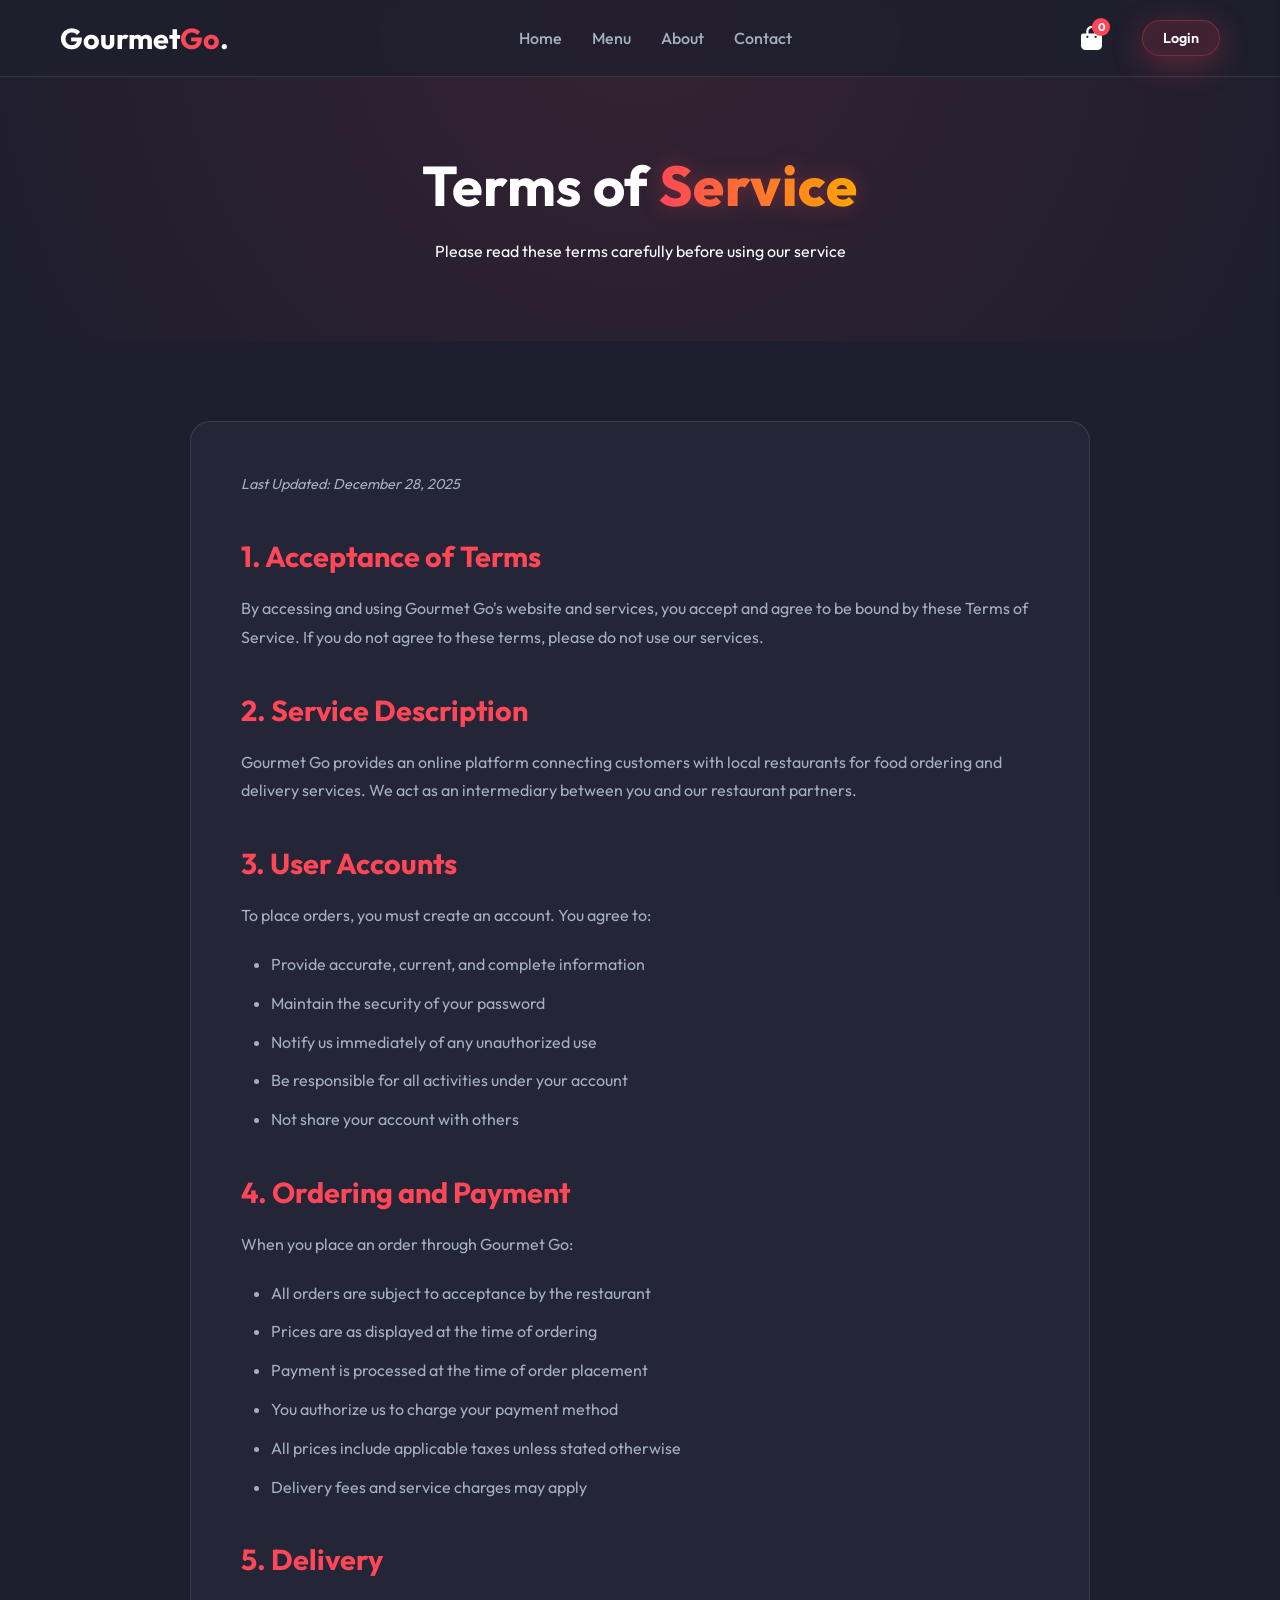
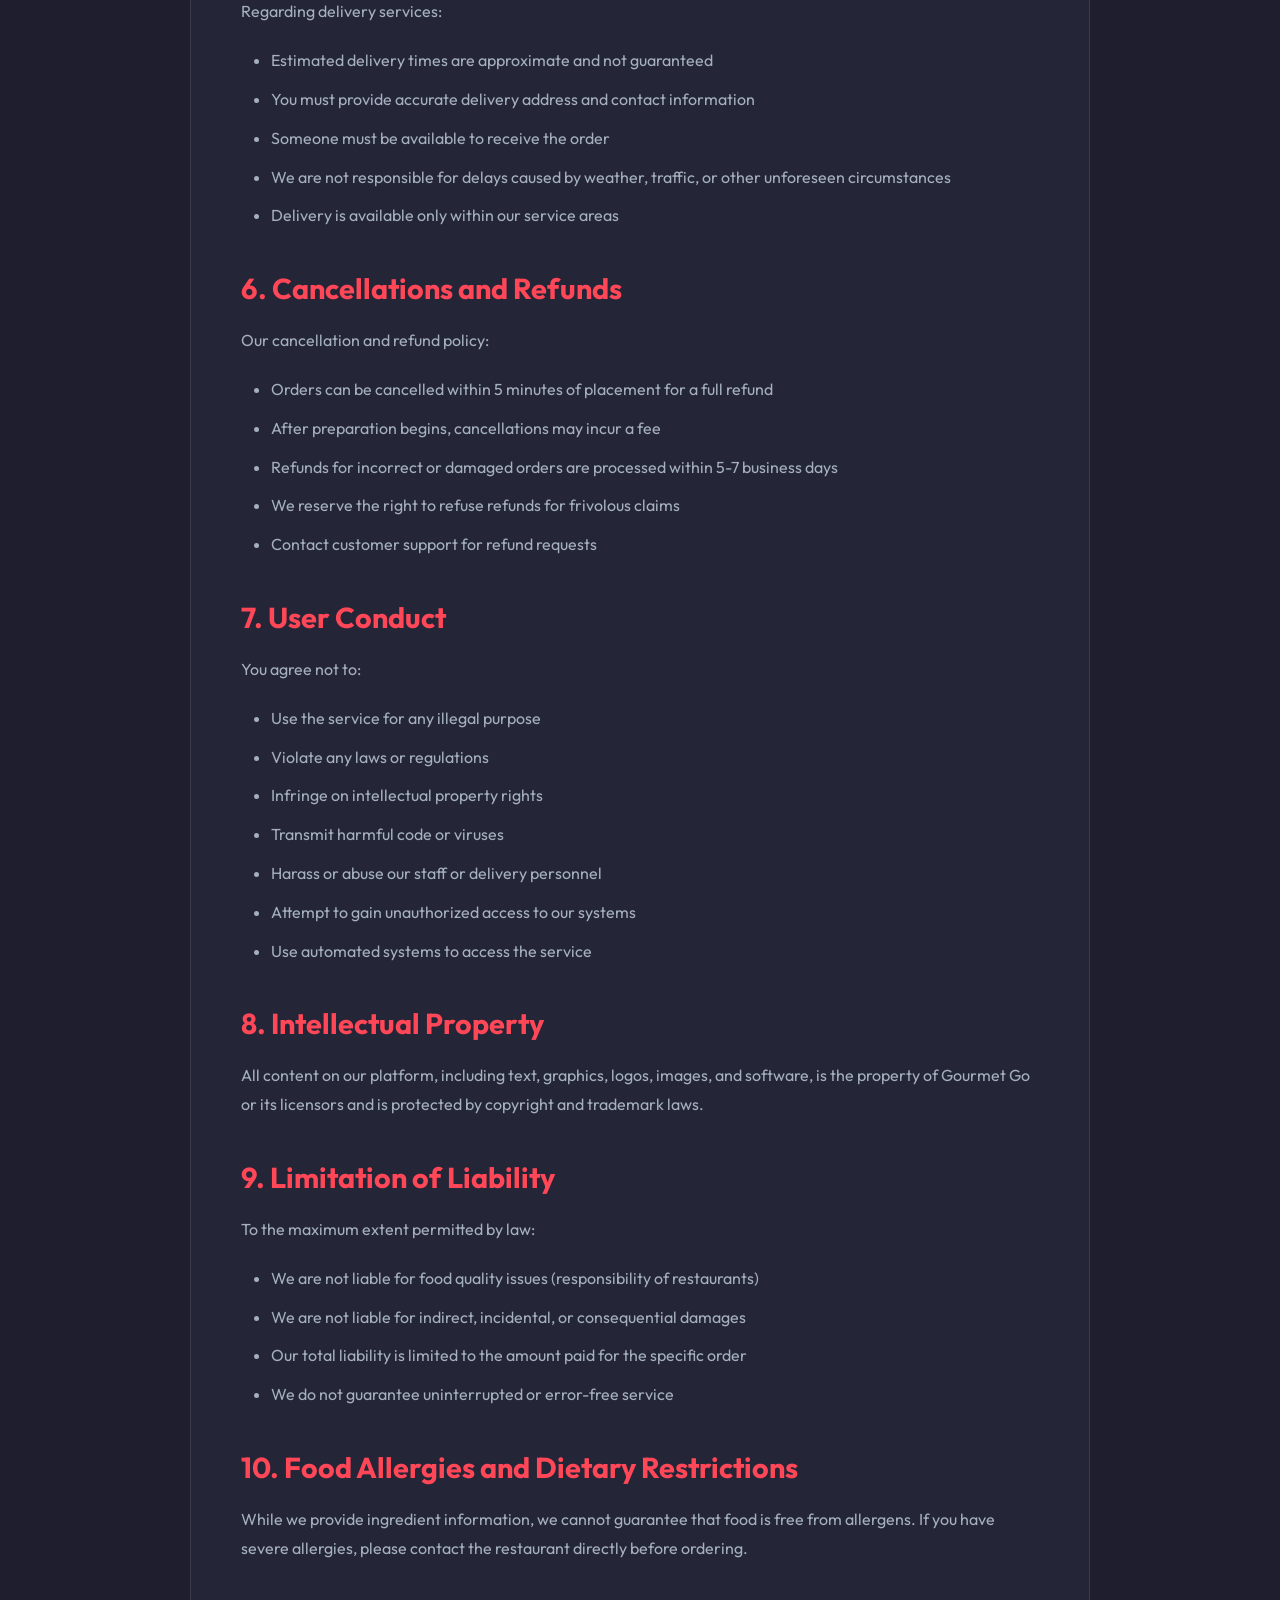
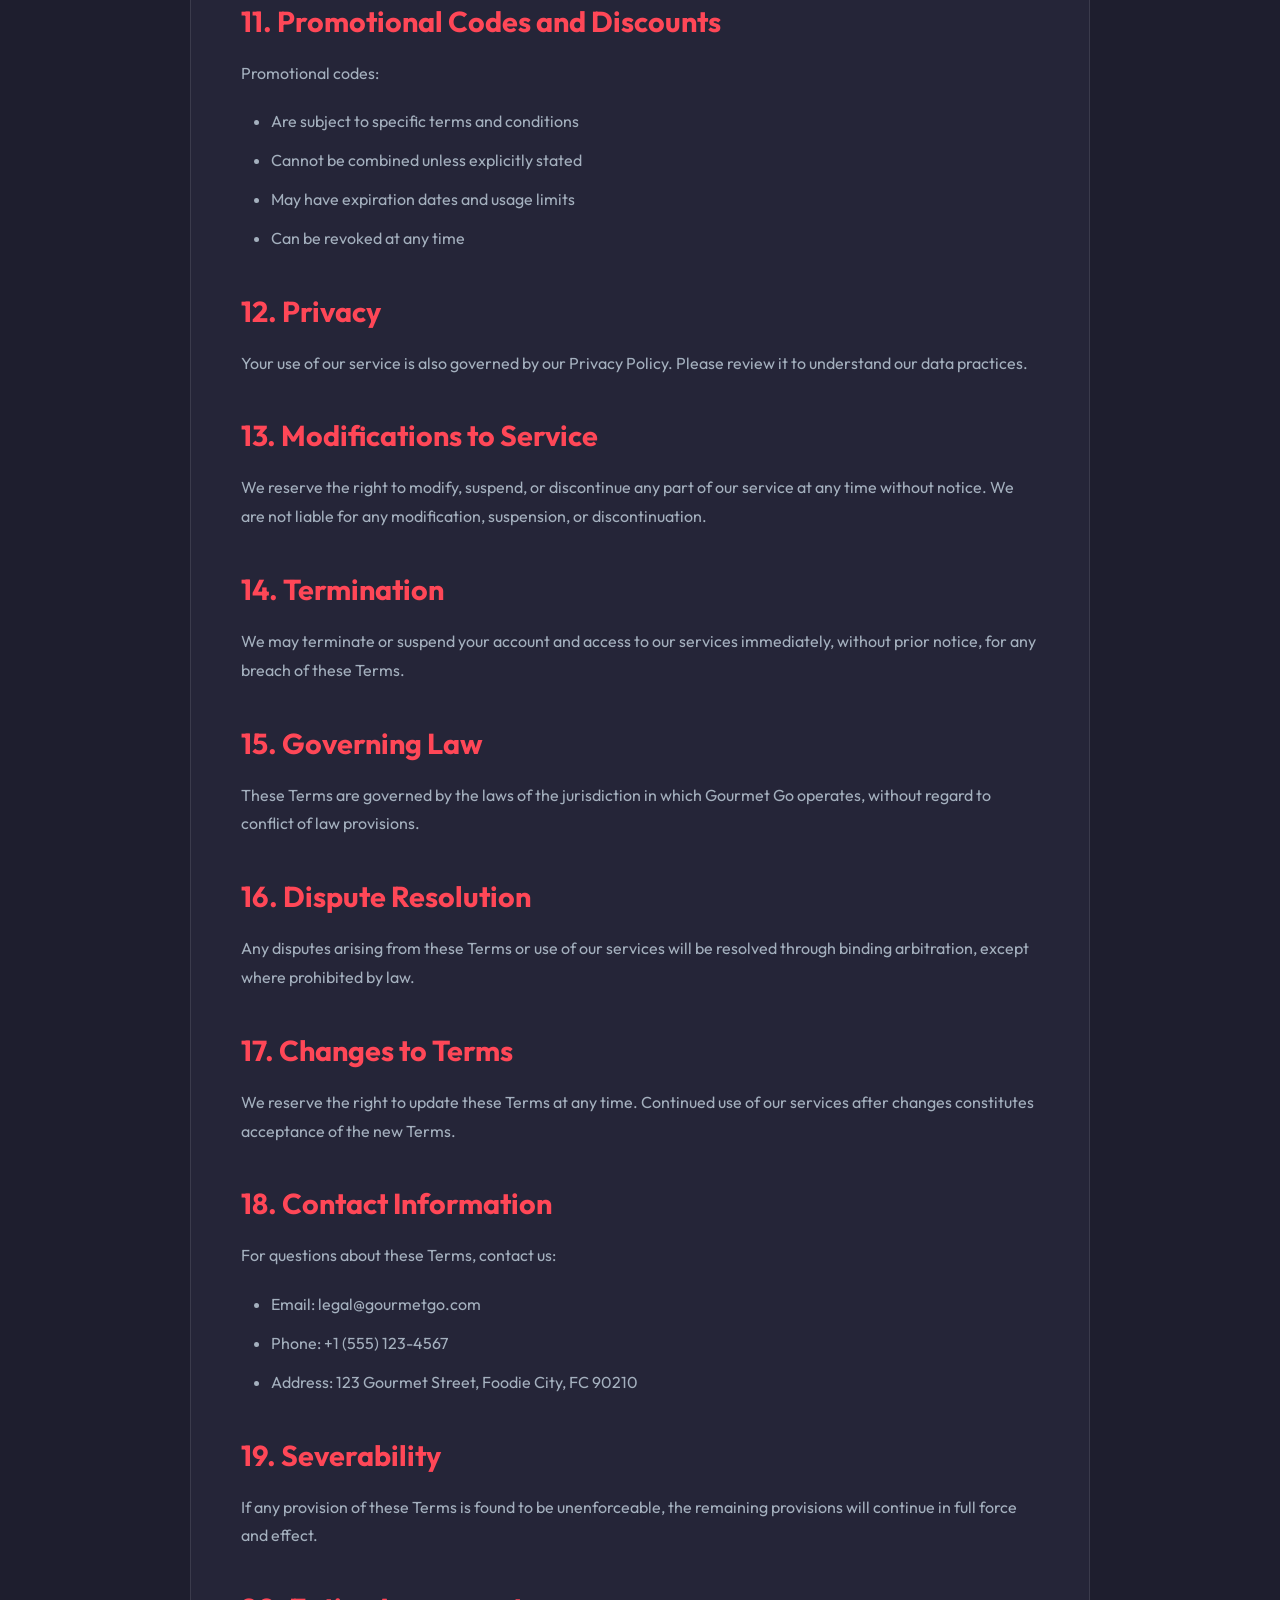
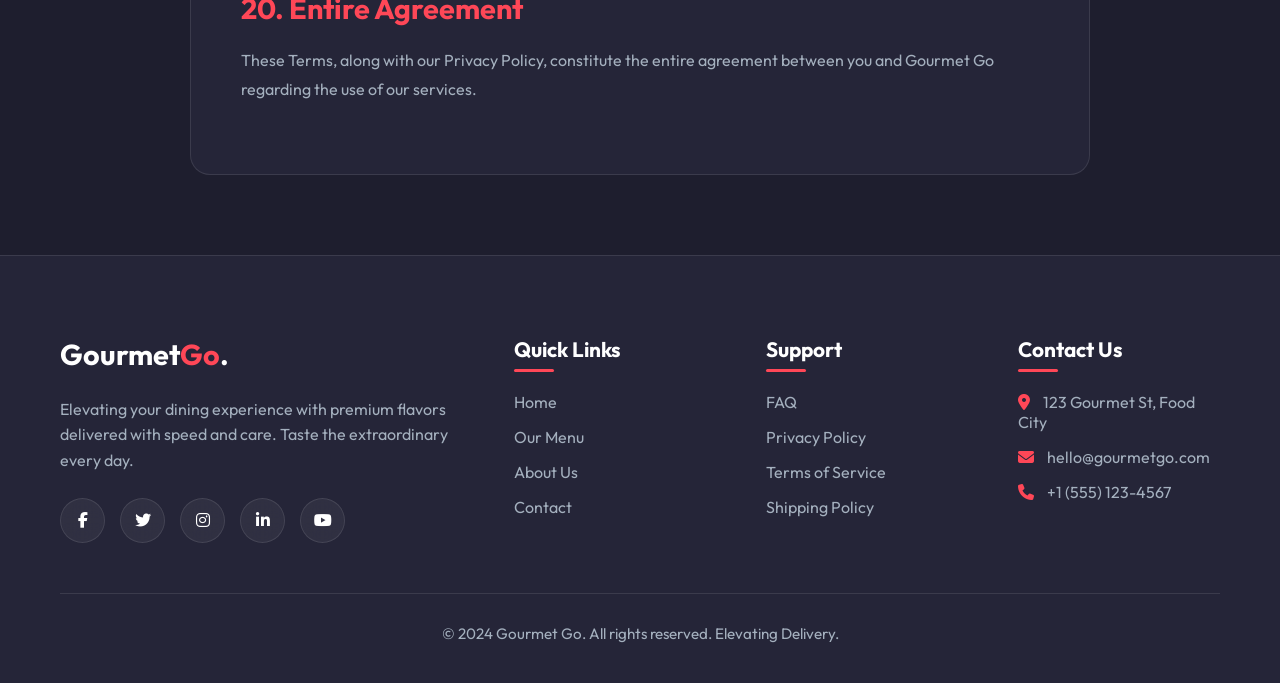
<file: terms.html>
<!DOCTYPE html>
<html lang="en">

<head>
    <meta charset="UTF-8">
    <meta name="viewport" content="width=device-width, initial-scale=1.0">
    <title>Terms of Service | Gourmet Go</title>
    <link rel="preconnect" href="https://fonts.googleapis.com">
    <link rel="preconnect" href="https://fonts.gstatic.com" crossorigin>
    <link href="https://fonts.googleapis.com/css2?family=Outfit:wght@300;400;600;700&display=swap" rel="stylesheet">
    <link rel="stylesheet" href="styles.css">
    <link rel="stylesheet" href="footer.css">
    <link rel="stylesheet" href="https://cdnjs.cloudflare.com/ajax/libs/font-awesome/6.4.0/css/all.min.css">
    <style>
        .policy-hero {
            padding: 150px 0 80px;
            text-align: center;
            background: radial-gradient(circle at top, rgba(255, 71, 87, 0.1), transparent);
        }

        .policy-hero h1 {
            font-size: 3.5rem;
            margin-bottom: 20px;
        }

        .policy-section {
            padding: 80px 0;
        }

        .policy-content {
            max-width: 900px;
            margin: 0 auto;
            background: var(--bg-card);
            padding: 50px;
            border-radius: 20px;
            border: 1px solid var(--border-glass);
        }

        .policy-content h2 {
            color: var(--primary);
            font-size: 1.8rem;
            margin-top: 40px;
            margin-bottom: 20px;
        }

        .policy-content h2:first-child {
            margin-top: 0;
        }

        .policy-content p {
            color: var(--text-gray);
            line-height: 1.8;
            margin-bottom: 20px;
        }

        .policy-content ul {
            color: var(--text-gray);
            line-height: 1.8;
            margin-bottom: 20px;
            padding-left: 30px;
        }

        .policy-content ul li {
            margin-bottom: 10px;
        }

        .last-updated {
            color: var(--text-gray);
            font-size: 0.9rem;
            font-style: italic;
            margin-bottom: 30px;
        }
    </style>
</head>

<body>

    <!-- Navigation -->
    <nav class="navbar">
        <div class="container">
            <a href="index.html" class="logo">Gourmet<span class="highlight">Go</span>.</a>
            <div class="nav-links">
                <a href="index.html">Home</a>
                <a href="index.html#menu">Menu</a>
                <a href="about.html">About</a>
                <a href="contact.html">Contact</a>
            </div>
            <div class="nav-icons">
                <div class="cart-icon" onclick="toggleCart()">
                    <i class="fa-solid fa-bag-shopping"></i>
                    <span id="cart-count">0</span>
                </div>
            </div>
        </div>
    </nav>

    <!-- Terms Hero -->
    <header class="policy-hero">
        <div class="container">
            <h1>Terms of <span class="gradient-text">Service</span></h1>
            <p>Please read these terms carefully before using our service</p>
        </div>
    </header>

    <!-- Terms Section -->
    <section class="policy-section">
        <div class="container">
            <div class="policy-content">
                <p class="last-updated">Last Updated: December 28, 2025</p>

                <h2>1. Acceptance of Terms</h2>
                <p>By accessing and using Gourmet Go's website and services, you accept and agree to be bound by these
                    Terms of Service. If you do not agree to these terms, please do not use our services.</p>

                <h2>2. Service Description</h2>
                <p>Gourmet Go provides an online platform connecting customers with local restaurants for food ordering
                    and delivery services. We act as an intermediary between you and our restaurant partners.</p>

                <h2>3. User Accounts</h2>
                <p>To place orders, you must create an account. You agree to:</p>
                <ul>
                    <li>Provide accurate, current, and complete information</li>
                    <li>Maintain the security of your password</li>
                    <li>Notify us immediately of any unauthorized use</li>
                    <li>Be responsible for all activities under your account</li>
                    <li>Not share your account with others</li>
                </ul>

                <h2>4. Ordering and Payment</h2>
                <p>When you place an order through Gourmet Go:</p>
                <ul>
                    <li>All orders are subject to acceptance by the restaurant</li>
                    <li>Prices are as displayed at the time of ordering</li>
                    <li>Payment is processed at the time of order placement</li>
                    <li>You authorize us to charge your payment method</li>
                    <li>All prices include applicable taxes unless stated otherwise</li>
                    <li>Delivery fees and service charges may apply</li>
                </ul>

                <h2>5. Delivery</h2>
                <p>Regarding delivery services:</p>
                <ul>
                    <li>Estimated delivery times are approximate and not guaranteed</li>
                    <li>You must provide accurate delivery address and contact information</li>
                    <li>Someone must be available to receive the order</li>
                    <li>We are not responsible for delays caused by weather, traffic, or other unforeseen circumstances
                    </li>
                    <li>Delivery is available only within our service areas</li>
                </ul>

                <h2>6. Cancellations and Refunds</h2>
                <p>Our cancellation and refund policy:</p>
                <ul>
                    <li>Orders can be cancelled within 5 minutes of placement for a full refund</li>
                    <li>After preparation begins, cancellations may incur a fee</li>
                    <li>Refunds for incorrect or damaged orders are processed within 5-7 business days</li>
                    <li>We reserve the right to refuse refunds for frivolous claims</li>
                    <li>Contact customer support for refund requests</li>
                </ul>

                <h2>7. User Conduct</h2>
                <p>You agree not to:</p>
                <ul>
                    <li>Use the service for any illegal purpose</li>
                    <li>Violate any laws or regulations</li>
                    <li>Infringe on intellectual property rights</li>
                    <li>Transmit harmful code or viruses</li>
                    <li>Harass or abuse our staff or delivery personnel</li>
                    <li>Attempt to gain unauthorized access to our systems</li>
                    <li>Use automated systems to access the service</li>
                </ul>

                <h2>8. Intellectual Property</h2>
                <p>All content on our platform, including text, graphics, logos, images, and software, is the property
                    of Gourmet Go or its licensors and is protected by copyright and trademark laws.</p>

                <h2>9. Limitation of Liability</h2>
                <p>To the maximum extent permitted by law:</p>
                <ul>
                    <li>We are not liable for food quality issues (responsibility of restaurants)</li>
                    <li>We are not liable for indirect, incidental, or consequential damages</li>
                    <li>Our total liability is limited to the amount paid for the specific order</li>
                    <li>We do not guarantee uninterrupted or error-free service</li>
                </ul>

                <h2>10. Food Allergies and Dietary Restrictions</h2>
                <p>While we provide ingredient information, we cannot guarantee that food is free from allergens. If you
                    have severe allergies, please contact the restaurant directly before ordering.</p>

                <h2>11. Promotional Codes and Discounts</h2>
                <p>Promotional codes:</p>
                <ul>
                    <li>Are subject to specific terms and conditions</li>
                    <li>Cannot be combined unless explicitly stated</li>
                    <li>May have expiration dates and usage limits</li>
                    <li>Can be revoked at any time</li>
                </ul>

                <h2>12. Privacy</h2>
                <p>Your use of our service is also governed by our Privacy Policy. Please review it to understand our
                    data practices.</p>

                <h2>13. Modifications to Service</h2>
                <p>We reserve the right to modify, suspend, or discontinue any part of our service at any time without
                    notice. We are not liable for any modification, suspension, or discontinuation.</p>

                <h2>14. Termination</h2>
                <p>We may terminate or suspend your account and access to our services immediately, without prior
                    notice, for any breach of these Terms.</p>

                <h2>15. Governing Law</h2>
                <p>These Terms are governed by the laws of the jurisdiction in which Gourmet Go operates, without regard
                    to conflict of law provisions.</p>

                <h2>16. Dispute Resolution</h2>
                <p>Any disputes arising from these Terms or use of our services will be resolved through binding
                    arbitration, except where prohibited by law.</p>

                <h2>17. Changes to Terms</h2>
                <p>We reserve the right to update these Terms at any time. Continued use of our services after changes
                    constitutes acceptance of the new Terms.</p>

                <h2>18. Contact Information</h2>
                <p>For questions about these Terms, contact us:</p>
                <ul>
                    <li>Email: legal@gourmetgo.com</li>
                    <li>Phone: +1 (555) 123-4567</li>
                    <li>Address: 123 Gourmet Street, Foodie City, FC 90210</li>
                </ul>

                <h2>19. Severability</h2>
                <p>If any provision of these Terms is found to be unenforceable, the remaining provisions will continue
                    in full force and effect.</p>

                <h2>20. Entire Agreement</h2>
                <p>These Terms, along with our Privacy Policy, constitute the entire agreement between you and Gourmet
                    Go regarding the use of our services.</p>
            </div>
        </div>
    </section>

    <!-- Footer Section -->
    <footer class="footer">
        <div class="container">
            <div class="footer-grid">
                <div class="footer-about">
                    <a href="index.html" class="logo footer-logo">Gourmet<span class="highlight">Go</span>.</a>
                    <p>Elevating your dining experience with premium flavors delivered with speed and care. Taste the
                        extraordinary every day.</p>
                    <div class="footer-socials">
                        <a href="#"><i class="fa-brands fa-facebook-f"></i></a>
                        <a href="#"><i class="fa-brands fa-twitter"></i></a>
                        <a href="#"><i class="fa-brands fa-instagram"></i></a>
                        <a href="#"><i class="fa-brands fa-linkedin-in"></i></a>
                        <a href="#"><i class="fa-brands fa-youtube"></i></a>
                    </div>
                </div>
                <div class="footer-links">
                    <h3>Quick Links</h3>
                    <ul>
                        <li><a href="index.html">Home</a></li>
                        <li><a href="index.html#menu">Our Menu</a></li>
                        <li><a href="about.html">About Us</a></li>
                        <li><a href="contact.html">Contact</a></li>
                    </ul>
                </div>
                <div class="footer-links">
                    <h3>Support</h3>
                    <ul>
                        <li><a href="faq.html">FAQ</a></li>
                        <li><a href="privacy.html">Privacy Policy</a></li>
                        <li><a href="terms.html">Terms of Service</a></li>
                        <li><a href="shipping.html">Shipping Policy</a></li>
                    </ul>
                </div>
                <div class="footer-links">
                    <h3>Contact Us</h3>
                    <ul>
                        <li><a href="#"><i class="fa-solid fa-location-dot"
                                    style="margin-right: 10px; color: var(--primary);"></i> 123 Gourmet St, Food
                                City</a></li>
                        <li><a href="mailto:hello@gourmetgo.com"><i class="fa-solid fa-envelope"
                                    style="margin-right: 10px; color: var(--primary);"></i> hello@gourmetgo.com</a></li>
                        <li><a href="tel:+15551234567"><i class="fa-solid fa-phone"
                                    style="margin-right: 10px; color: var(--primary);"></i> +1 (555) 123-4567</a></li>
                    </ul>
                </div>
            </div>
            <div class="footer-bottom">
                <p>&copy; 2024 Gourmet Go. All rights reserved. Elevating Delivery.</p>
            </div>
        </div>
    </footer>

    <!-- Cart Sidebar -->
    <div id="cart-sidebar" class="cart-sidebar">
        <div class="cart-header">
            <h3>Your Cart</h3>
            <button class="close-cart" onclick="toggleCart()"><i class="fa-solid fa-xmark"></i></button>
        </div>
        <div id="cart-items" class="cart-items">
            <div class="empty-cart-msg">Your cart is empty.</div>
        </div>
        <div class="cart-footer">
            <div class="total">
                <span>Total:</span>
                <span id="cart-total">$0.00</span>
            </div>
            <button class="btn btn-primary btn-block" onclick="checkout()">Checkout</button>
        </div>
    </div>
    <div id="overlay" class="overlay" onclick="toggleCart()"></div>

    <script src="script.js"></script>
</body>

</html>

</html>
</file>
<file: styles.css>
:root {
  --primary: #ff4757;
  --primary-hover: #e8414e;
  --secondary: #2f3542;
  --bg-dark: #1e1e2e;
  --bg-card: #252538;
  --text-white: #ffffff;
  --text-gray: #a4b0be;
  --glass: rgba(255, 255, 255, 0.05);
  --border-glass: rgba(255, 255, 255, 0.1);
  --shadow: 0 10px 30px rgba(0, 0, 0, 0.3);
  --font-main: 'Outfit', sans-serif;
  --transition: all 0.3s ease;
}

html {
  scroll-behavior: smooth;
}

* {
  margin: 0;
  padding: 0;
  box-sizing: border-box;
  font-family: var(--font-main);
}

body {
  background-color: var(--bg-dark);
  color: var(--text-white);
  overflow-x: hidden;
}

/* Layout & Utils */
.container {
  max-width: 1200px;
  margin: 0 auto;
  padding: 0 20px;
}

.btn {
  padding: 12px 30px;
  border-radius: 50px;
  border: none;
  cursor: pointer;
  font-weight: 600;
  transition: var(--transition);
  text-decoration: none;
  display: inline-block;
  background: rgba(255, 255, 255, 0.08);
  backdrop-filter: blur(12px);
  -webkit-backdrop-filter: blur(12px);
  border: 1px solid rgba(255, 255, 255, 0.15);
  box-shadow: 0 8px 32px rgba(0, 0, 0, 0.2);
}

.btn-primary {
  background: rgba(255, 71, 87, 0.15);
  backdrop-filter: blur(12px);
  -webkit-backdrop-filter: blur(12px);
  color: white;
  border: 1px solid rgba(255, 71, 87, 0.3);
  box-shadow: 0 8px 32px rgba(255, 71, 87, 0.3);
}

.btn-primary:hover {
  background: rgba(255, 71, 87, 0.25);
  transform: translateY(-2px);
  box-shadow: 0 12px 40px rgba(255, 71, 87, 0.5);
  border-color: rgba(255, 71, 87, 0.5);
}

/* Navbar */
.navbar {
  padding: 20px 0;
  position: fixed;
  width: 100%;
  top: 0;
  z-index: 1000;
  background: rgba(30, 30, 46, 0.8);
  backdrop-filter: blur(10px);
  border-bottom: 1px solid var(--border-glass);
}

.navbar .container {
  display: flex;
  justify-content: space-between;
  align-items: center;
  padding: 0 20px;
}

.logo {
  font-size: 1.8rem;
  font-weight: 700;
  color: var(--text-white);
  text-decoration: none;
}

.logo .highlight {
  color: var(--primary);
}

.nav-links {
  display: flex;
  gap: 30px;
}

.nav-links a {
  color: var(--text-gray);
  text-decoration: none;
  font-weight: 500;
  transition: var(--transition);
}

.nav-links a:hover,
.nav-links a.active {
  color: var(--primary);
}

.cart-icon {
  position: relative;
  font-size: 1.5rem;
  cursor: pointer;
  transition: var(--transition);
  display: flex;
  align-items: center;
}

.cart-icon:hover {
  color: var(--primary);
}

.nav-icons {
  display: flex;
  align-items: center;
  gap: 20px;
}

#cart-count {
  position: absolute;
  top: -8px;
  right: -8px;
  background: var(--primary);
  color: white;
  font-size: 0.7rem;
  width: 18px;
  height: 18px;
  border-radius: 50%;
  display: flex;
  align-items: center;
  justify-content: center;
  font-weight: bold;
}

/* Hero Section */
.hero {
  height: 100vh;
  display: flex;
  align-items: center;
  padding-top: 80px;
  position: relative;
  overflow: hidden;
}

.hero-content {
  display: grid;
  grid-template-columns: 1fr 1fr;
  align-items: center;
  gap: 50px;
  width: 100%;
}

.hero-text h1 {
  font-size: 4rem;
  line-height: 1.1;
  margin-bottom: 20px;
}

.gradient-text {
  background: linear-gradient(to right, var(--primary), #ffa502, var(--primary));
  background-size: 200% auto;
  background-clip: text;
  -webkit-background-clip: text;
  -webkit-text-fill-color: transparent;
  animation: gradient-flow 3s linear infinite;
  font-weight: 800;
  letter-spacing: 1px;
  filter: drop-shadow(0 0 10px rgba(255, 71, 87, 0.3));
}

@keyframes gradient-flow {
  0% {
    background-position: 0% center;
  }

  100% {
    background-position: 200% center;
  }
}

.hero-text p {
  color: var(--text-gray);
  margin-bottom: 30px;
  font-size: 1.1rem;
  line-height: 1.6;
  max-width: 500px;
}

.hero-image {
  position: relative;
  display: flex;
  justify-content: center;
}

.circle-bg {
  position: absolute;
  width: 500px;
  height: 500px;
  background: radial-gradient(circle, rgba(255, 71, 87, 0.2) 0%, rgba(0, 0, 0, 0) 70%);
  border-radius: 50%;
  z-index: -1;
}

.floating-img {
  width: 100%;
  max-width: 500px;
  border-radius: 20px;
  animation: float 6s ease-in-out infinite;
  box-shadow: var(--shadow);
}

@keyframes float {

  0%,
  100% {
    transform: translateY(0);
  }

  50% {
    transform: translateY(-20px);
  }
}

/* Menu Section */
.menu-section {
  padding: 100px 0;
  scroll-margin-top: 100px;
}

.section-title {
  text-align: center;
  font-size: 2.5rem;
  margin-bottom: 40px;
}

.section-title .highlight {
  color: var(--primary);
}

.categories {
  display: flex;
  justify-content: center;
  gap: 15px;
  margin-bottom: 50px;
  flex-wrap: wrap;
}

.cat-btn {
  padding: 10px 25px;
  border-radius: 30px;
  background: rgba(255, 255, 255, 0.05);
  backdrop-filter: blur(10px);
  -webkit-backdrop-filter: blur(10px);
  border: 1px solid rgba(255, 255, 255, 0.1);
  color: var(--text-gray);
  cursor: pointer;
  transition: var(--transition);
}

.cat-btn:hover,
.cat-btn.active {
  background: rgba(255, 71, 87, 0.15);
  backdrop-filter: blur(12px);
  -webkit-backdrop-filter: blur(12px);
  color: white;
  border-color: rgba(255, 71, 87, 0.3);
  box-shadow: 0 5px 15px rgba(255, 71, 87, 0.3);
}

@media (max-width: 768px) {
  .categories {
    gap: 10px;
    padding: 0 10px;
  }
  
  .cat-btn {
    padding: 8px 18px;
    font-size: 0.9rem;
    flex: 1 1 auto;
    min-width: 100px;
  }
}

.menu-grid {
  display: grid;
  grid-template-columns: repeat(auto-fit, minmax(280px, 1fr));
  gap: 30px;
}

.food-card {
  background: var(--bg-card);
  border: 1px solid var(--border-glass);
  border-radius: 20px;
  padding: 20px;
  transition: var(--transition);
  position: relative;
  overflow: hidden;
}

.food-card:hover {
  transform: translateY(-10px);
  box-shadow: var(--shadow);
  border-color: rgba(255, 71, 87, 0.3);
}

.food-card img {
  width: 100%;
  height: 200px;
  object-fit: cover;
  border-radius: 15px;
  margin-bottom: 20px;
}

.food-info h3 {
  margin-bottom: 10px;
  font-size: 1.2rem;
}

.food-info p {
  color: var(--text-gray);
  font-size: 0.9rem;
  margin-bottom: 15px;
}

.food-meta {
  display: flex;
  flex-direction: column;
  gap: 8px;
  margin-bottom: 10px;
}

.price {
  font-size: 1.3rem;
  font-weight: 700;
  color: var(--primary);
}

.add-btn {
  padding: 10px 20px;
  border-radius: 25px;
  border: none;
  background: rgba(255, 255, 255, 0.08);
  backdrop-filter: blur(10px);
  -webkit-backdrop-filter: blur(10px);
  border: 1px solid rgba(255, 255, 255, 0.15);
  color: var(--text-white);
  cursor: pointer;
  transition: var(--transition);
  display: flex;
  align-items: center;
  justify-content: center;
  gap: 8px;
  font-size: 0.9rem;
  font-weight: 600;
  width: 100%;
  margin-top: 15px;
}

.add-btn i {
  font-size: 1rem;
}

.add-btn:hover {
  background: rgba(255, 71, 87, 0.2);
  backdrop-filter: blur(12px);
  -webkit-backdrop-filter: blur(12px);
  border-color: var(--primary);
  transform: translateY(-2px);
  box-shadow: 0 5px 15px rgba(255, 71, 87, 0.4);
}

.add-btn.added {
  background: rgba(34, 197, 94, 0.2);
  border-color: rgba(34, 197, 94, 0.4);
  color: #22c55e;
}

.add-btn.added:hover {
  background: rgba(34, 197, 94, 0.3);
  border-color: rgba(34, 197, 94, 0.5);
  transform: translateY(-2px);
  box-shadow: 0 5px 15px rgba(34, 197, 94, 0.4);
}

/* Cart Sidebar */
.cart-sidebar {
  position: fixed;
  top: 0;
  right: -400px;
  width: 350px;
  height: 100%;
  background: var(--bg-card);
  z-index: 2000;
  transition: var(--transition);
  padding: 30px;
  display: flex;
  flex-direction: column;
  box-shadow: -10px 0 30px rgba(0, 0, 0, 0.5);
}

.cart-sidebar.open {
  right: 0;
}

.cart-header {
  display: flex;
  justify-content: space-between;
  align-items: center;
  margin-bottom: 30px;
  padding-bottom: 15px;
  border-bottom: 1px solid var(--border-glass);
}

.close-cart {
  background: none;
  border: none;
  color: var(--text-white);
  font-size: 1.5rem;
  cursor: pointer;
}

.cart-items {
  flex-grow: 1;
  overflow-y: auto;
}

.cart-item {
  display: flex;
  gap: 15px;
  margin-bottom: 20px;
  align-items: center;
}

.cart-item img {
  width: 60px;
  height: 60px;
  border-radius: 10px;
  object-fit: cover;
}

.cart-item-info {
  flex-grow: 1;
}

.cart-item h4 {
  font-size: 1rem;
  margin-bottom: 5px;
}

.cart-item-price {
  color: var(--primary);
  font-size: 0.9rem;
}

.remove-item {
  background: none;
  border: none;
  color: var(--text-gray);
  cursor: pointer;
  font-size: 0.9rem;
}

.remove-item:hover {
  color: var(--primary);
}

.cart-footer {
  padding-top: 20px;
  border-top: 1px solid var(--border-glass);
}

.total {
  display: flex;
  justify-content: space-between;
  font-size: 1.2rem;
  font-weight: 700;
  margin-bottom: 20px;
}

.btn-block {
  width: 100%;
  text-align: center;
}

.overlay {
  position: fixed;
  top: 0;
  left: 0;
  width: 100%;
  height: 100%;
  background: rgba(0, 0, 0, 0.7);
  z-index: 1500;
  opacity: 0;
  visibility: hidden;
  transition: var(--transition);
  backdrop-filter: blur(5px);
}

.overlay.active {
  opacity: 1;
  visibility: visible;
}

/* Responsive */
@media (max-width: 768px) {
  .navbar {
    padding: 15px 0;
  }

  .hero-content {
    grid-template-columns: 1fr;
    text-align: center;
    gap: 30px;
  }

  .hero-text h1 {
    font-size: 2.8rem;
  }

  .hero-text p {
    font-size: 1rem;
    margin: 0 auto 25px;
  }

  .hero-image {
    display: none;
    /* Hide image on mobile for cleaner look or make smaller */
  }

  .nav-links {
    display: none;
    /* simple mobile hide for now */
  }
}

@media (max-width: 480px) {
  .hero-text h1 {
    font-size: 2.2rem;
  }
  
  .section-title {
    font-size: 2rem;
  }
}

/* Typewriter Cursor */
.cursor {
  display: inline-block;
  width: 3px;
  background-color: var(--primary);
  animation: blink 1s infinite;
  margin-left: 2px;
  vertical-align: text-bottom;
}

@keyframes blink {

  0%,
  100% {
    opacity: 1;
  }

  50% {
    opacity: 0;
  }
}

/* About Page Styles */
.about-hero {
  padding: 150px 0 80px;
  text-align: center;
  background: radial-gradient(circle at top, rgba(255, 71, 87, 0.1), transparent);
}

.about-hero h1 {
  font-size: 3.5rem;
  margin-bottom: 20px;
}

.about-section {
  padding: 80px 0;
}

.about-grid {
  display: grid;
  grid-template-columns: 1fr 1fr;
  gap: 50px;
  align-items: center;
}

.about-image {
  position: relative;
}

.about-image img {
  width: 100%;
  border-radius: 20px;
  box-shadow: var(--shadow);
}

.experience-badge {
  position: absolute;
  bottom: -20px;
  right: -20px;
  background: var(--bg-card);
  padding: 20px;
  border-radius: 15px;
  border: 1px solid var(--border-glass);
  font-weight: 700;
  box-shadow: var(--shadow);
  text-align: center;
}

.stats-grid {
  display: flex;
  gap: 30px;
  margin-top: 30px;
}

.stat-item h3 {
  color: var(--primary);
  font-size: 2rem;
  margin-bottom: 5px;
}

.values-section {
  padding: 80px 0;
  background: var(--glass);
  text-align: center;
}

.values-grid {
  display: flex;
  justify-content: center;
  gap: 30px;
  margin-top: 50px;
  flex-wrap: wrap;
}

.value-card {
  background: var(--bg-card);
  padding: 30px;
  border-radius: 20px;
  border: 1px solid var(--border-glass);
  width: 300px;
  transition: var(--transition);
}

.value-card:hover {
  transform: translateY(-10px);
  border-color: var(--primary);
}

.value-card i {
  font-size: 2.5rem;
  color: var(--primary);
  margin-bottom: 20px;
}

@media (max-width: 768px) {
  .about-grid {
    grid-template-columns: 1fr;
  }
}

/* User Profile & Auth Nav */
.user-profile {
  display: flex;
  align-items: center;
  background: rgba(255, 255, 255, 0.05);
  padding: 8px 16px;
  border-radius: 50px;
  border: 1px solid var(--border-glass);
  transition: var(--transition);
}

.user-profile:hover {
  background: rgba(255, 71, 87, 0.1);
  border-color: var(--primary);
  transform: translateY(-2px);
  box-shadow: 0 5px 15px rgba(255, 71, 87, 0.2);
}

.user-profile i {
  font-size: 1.1rem;
}

#nav-auth-btn {
  display: flex;
  align-items: center;
}

/* Contact Page Styles */
.contact-hero {
  padding: 150px 0 80px;
  text-align: center;
  background: radial-gradient(circle at top, rgba(255, 71, 87, 0.1), transparent);
}

.contact-hero h1 {
  font-size: 3.5rem;
  margin-bottom: 20px;
}

.contact-section {
  padding: 50px 0 100px;
}

.contact-grid {
  display: grid;
  grid-template-columns: 1fr 1fr;
  gap: 50px;
  align-items: start;
}

.contact-info {
  padding-right: 30px;
}

.info-text {
  color: var(--text-gray);
  margin-bottom: 40px;
  line-height: 1.6;
}

.info-item {
  display: flex;
  gap: 20px;
  margin-bottom: 30px;
  align-items: center;
}

.info-item i {
  width: 50px;
  height: 50px;
  background: var(--glass);
  border-radius: 50%;
  display: flex;
  align-items: center;
  justify-content: center;
  color: var(--primary);
  font-size: 1.2rem;
  border: 1px solid var(--border-glass);
}

.info-item h4 {
  font-size: 1.1rem;
  margin-bottom: 5px;
}

.info-item p {
  color: var(--text-gray);
}

.contact-form-wrapper {
  background: var(--bg-card);
  padding: 40px;
  border-radius: 20px;
  border: 1px solid var(--border-glass);
  box-shadow: var(--shadow);
}

.form-title {
  margin-bottom: 30px;
  font-size: 1.8rem;
}

.form-group {
  margin-bottom: 25px;
}

.form-group input,
.form-group textarea {
  width: 100%;
  padding: 16px;
  background: rgba(255, 255, 255, 0.03);
  backdrop-filter: blur(10px);
  -webkit-backdrop-filter: blur(10px);
  border: 1px solid rgba(255, 255, 255, 0.1);
  border-radius: 12px;
  color: var(--text-white);
  font-size: 1rem;
  transition: var(--transition);
  display: block;
}

.form-group input:focus,
.form-group textarea:focus {
  outline: none;
  border-color: var(--primary);
  background: rgba(255, 255, 255, 0.08);
  box-shadow: 0 0 15px rgba(255, 71, 87, 0.2);
}

.social-section {
  padding: 0 0 100px;
  text-align: center;
}

.social-icons {
  display: flex;
  justify-content: center;
  gap: 25px;
  margin-top: 40px;
}

.social-icon {
  width: 70px;
  height: 70px;
  border-radius: 50%;
  background: rgba(255, 255, 255, 0.05);
  backdrop-filter: blur(8px);
  -webkit-backdrop-filter: blur(8px);
  border: 1px solid rgba(255, 255, 255, 0.1);
  display: flex;
  align-items: center;
  justify-content: center;
  color: var(--text-white);
  font-size: 1.8rem;
  transition: var(--transition);
  text-decoration: none;
}

.social-icon:hover {
  transform: translateY(-8px) scale(1.1);
  color: white;
}

/* Social Brand Colors */
.social-icon.facebook:hover {
  background: rgba(24, 119, 242, 0.2);
  border-color: #1877f2;
  box-shadow: 0 10px 25px rgba(24, 119, 242, 0.4);
}

.social-icon.twitter:hover {
  background: rgba(29, 161, 242, 0.2);
  border-color: #1da1f2;
  box-shadow: 0 10px 25px rgba(29, 161, 242, 0.4);
}

.social-icon.instagram:hover {
  background: rgba(228, 64, 95, 0.2);
  border-color: #e4405f;
  box-shadow: 0 10px 25px rgba(228, 64, 95, 0.4);
}

.social-icon.linkedin:hover {
  background: rgba(10, 102, 194, 0.2);
  border-color: #0a66c2;
  box-shadow: 0 10px 25px rgba(10, 102, 194, 0.4);
}

@media (max-width: 768px) {
  .contact-grid {
    grid-template-columns: 1fr;
  }
}
</file>
<file: footer.css>
/* Footer Styles */
.footer {
    background: var(--bg-card);
    padding: 80px 0 40px;
    border-top: 1px solid var(--border-glass);
}

.footer-grid {
    display: grid;
    grid-template-columns: 2fr 1fr 1fr 1fr;
    gap: 50px;
    margin-bottom: 50px;
}

.footer-about .footer-logo {
    margin-bottom: 25px;
    display: inline-block;
}

.footer-about p {
    color: var(--text-gray);
    line-height: 1.6;
    margin-bottom: 25px;
    font-size: 1rem;
}

.footer-socials {
    display: flex;
    gap: 15px;
}

.footer-socials a {
    width: 45px;
    height: 45px;
    background: rgba(255, 255, 255, 0.05);
    backdrop-filter: blur(10px);
    -webkit-backdrop-filter: blur(10px);
    border-radius: 50%;
    display: flex;
    align-items: center;
    justify-content: center;
    color: var(--text-white);
    transition: var(--transition);
    border: 1px solid rgba(255, 255, 255, 0.1);
    text-decoration: none;
}

.footer-socials a:hover {
    background: rgba(255, 71, 87, 0.2);
    border-color: var(--primary);
    color: white;
    transform: translateY(-5px);
    box-shadow: 0 5px 15px rgba(255, 71, 87, 0.4);
}

.footer-links h3 {
    font-size: 1.3rem;
    margin-bottom: 30px;
    position: relative;
    font-weight: 700;
}

.footer-links h3::after {
    content: '';
    position: absolute;
    left: 0;
    bottom: -10px;
    width: 40px;
    height: 3px;
    background: var(--primary);
    border-radius: 2px;
}

.footer-links ul {
    list-style: none;
    padding: 0;
    margin: 0;
}

.footer-links ul li {
    margin-bottom: 15px;
}

.footer-links ul li a {
    color: var(--text-gray);
    text-decoration: none;
    transition: var(--transition);
    font-size: 1rem;
    display: inline-block;
}

.footer-links ul li a:hover {
    color: var(--primary);
    transform: translateX(8px);
}

.footer-links ul li a i {
    margin-right: 10px;
    color: var(--primary);
}

.footer-bottom {
    padding-top: 30px;
    border-top: 1px solid var(--border-glass);
    text-align: center;
    color: var(--text-gray);
    font-size: 0.95rem;
}

@media (max-width: 992px) {
    .footer-grid {
        grid-template-columns: 1fr 1fr;
        gap: 40px;
    }
}

@media (max-width: 576px) {
    .footer-grid {
        grid-template-columns: 1fr;
    }

    .footer {
        padding: 60px 0 30px;
    }
}
</file>
